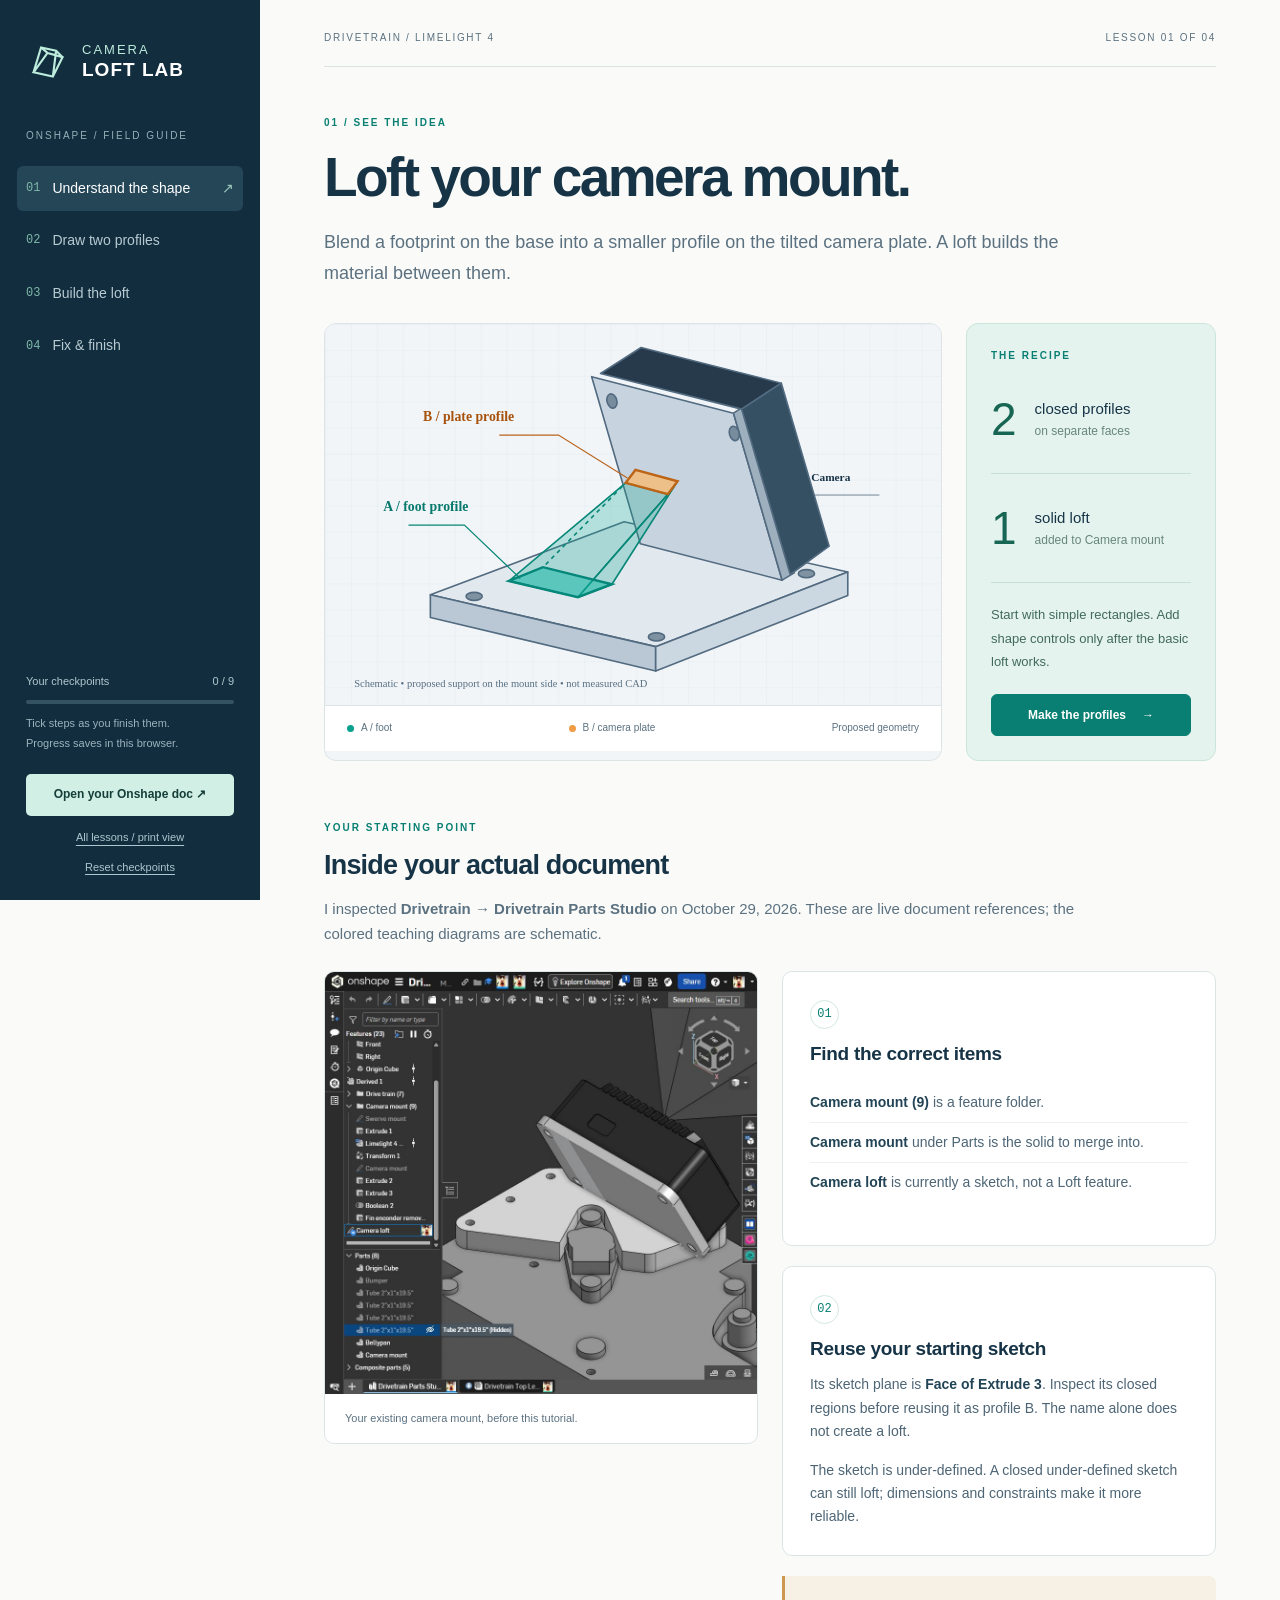
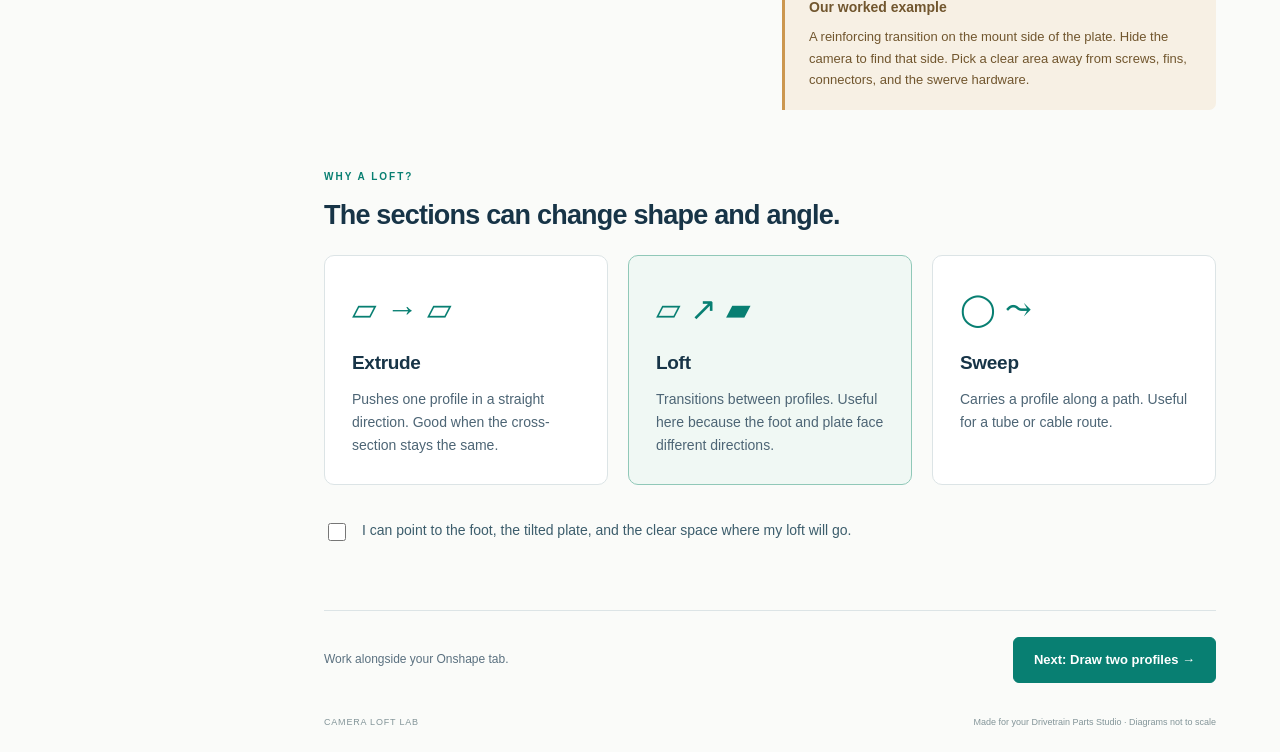
<file: index.html>
<!doctype html><html lang="en"><head><meta charset="utf-8"><meta name="viewport" content="width=device-width,initial-scale=1"><meta name="theme-color" content="#112d3e"><title>Understand the shape · Camera Loft Guide</title><link rel="stylesheet" href="guide.css"><script src="guide.js" defer></script></head><body data-page="0"><a class="skip" href="#main">Skip to lesson</a><aside class="sidebar"><a href="index.html" class="brand"><svg viewBox="0 0 40 40" aria-hidden="true"><path d="m7 30 18 4 9-18-14-4Z M7 30 14 7 28 10 34 16 M14 7 20 12 M25 34 28 10" fill="none" stroke="currentColor" stroke-width="2"/></svg><span>CAMERA<br><strong>LOFT LAB</strong></span></a><div class="sidebar-label">ONSHAPE / FIELD GUIDE</div><nav aria-label="Lessons"><a class="nav-step active" href="index.html" aria-current=page><span class="nav-num">01</span><span>Understand the shape</span><span class="nav-arrow">↗</span></a><a class="nav-step " href="profiles.html" ><span class="nav-num">02</span><span>Draw two profiles</span><span class="nav-arrow">↗</span></a><a class="nav-step " href="loft.html" ><span class="nav-num">03</span><span>Build the loft</span><span class="nav-arrow">↗</span></a><a class="nav-step " href="check.html" ><span class="nav-num">04</span><span>Fix & finish</span><span class="nav-arrow">↗</span></a></nav><div class="sidebar-bottom"><div class="progress-caption"><span>Your checkpoints</span><span data-progress-count>0 / 9</span></div><div class="progress-track"><div data-progress-bar></div></div><p class="small">Tick steps as you finish them.<br>Progress saves in this browser.</p><a href="https://cad.onshape.com/documents/f242f715b70e8d73903d2741/w/2948acf34dc962ea0a6f9247/e/b83b75a2e244b5b4696f3684" target="_blank" rel="noopener" class="doc-link">Open your Onshape doc ↗</a><a href="print.html" class="quiet-link">All lessons / print view</a><button type="button" id="reset-progress" class="text-button">Reset checkpoints</button></div></aside><main id="main"><div class="topline"><span>DRIVETRAIN / LIMELIGHT 4</span><span>LESSON 01 OF 04</span></div><header class="page-heading"><div class="eyebrow">01 / SEE THE IDEA</div><h1>Loft your camera mount.</h1><p class="lead">Blend a footprint on the base into a smaller profile on the tilted camera plate. A loft builds the material between them.</p></header>
<div class="hero-grid"><div class="figure hero-figure"><img src="assets/mount.svg" alt="Proposed loft connecting a teal foot profile to an orange camera plate profile"><div class="figure-bar"><span><i class="dot teal"></i>A / foot</span><span><i class="dot orange"></i>B / camera plate</span><span>Proposed geometry</span></div></div><aside class="recipe"><span class="eyebrow">THE RECIPE</span><div class="recipe-line"><b>2</b><span>closed profiles<br><small>on separate faces</small></span></div><div class="recipe-line"><b>1</b><span>solid loft<br><small>added to Camera mount</small></span></div><p>Start with simple rectangles. Add shape controls only after the basic loft works.</p><a class="button" href="profiles.html">Make the profiles <span>→</span></a></aside></div>
<div class="section-heading"><span class="eyebrow">YOUR STARTING POINT</span><h2>Inside your actual document</h2><p>I inspected <b>Drivetrain → Drivetrain Parts Studio</b> on October 29, 2026. These are live document references; the colored teaching diagrams are schematic.</p></div>
<div class="split"><figure class="reference"><img src="assets/onshape-mount.jpg" alt="Actual Onshape document showing the Limelight 4 camera, tilted mount plate, foot, and feature tree" loading="lazy"><figcaption>Your existing camera mount, before this tutorial.</figcaption></figure><div class="stack"><div class="card"><span class="mini-number">01</span><h3>Find the correct items</h3><ul class="clean-list"><li><b>Camera mount (9)</b> is a feature folder.</li><li><b>Camera mount</b> under Parts is the solid to merge into.</li><li><b>Camera loft</b> is currently a sketch, not a Loft feature.</li></ul></div><div class="card"><span class="mini-number">02</span><h3>Reuse your starting sketch</h3><p>Its sketch plane is <b>Face of Extrude 3</b>. Inspect its closed regions before reusing it as profile B. The name alone does not create a loft.</p><p>The sketch is under-defined. A closed under-defined sketch can still loft; dimensions and constraints make it more reliable.</p></div><div class="note"><b>Our worked example</b><p>A reinforcing transition on the mount side of the plate. Hide the camera to find that side. Pick a clear area away from screws, fins, connectors, and the swerve hardware.</p></div></div></div>
<div class="section-heading"><span class="eyebrow">WHY A LOFT?</span><h2>The sections can change shape and angle.</h2></div><div class="three"><div class="card"><div class="icon-line">▱ → ▱</div><h3>Extrude</h3><p>Pushes one profile in a straight direction. Good when the cross-section stays the same.</p></div><div class="card accented"><div class="icon-line">▱ ↗ ▰</div><h3>Loft</h3><p>Transitions between profiles. Useful here because the foot and plate face different directions.</p></div><div class="card"><div class="icon-line">◯ ⤳</div><h3>Sweep</h3><p>Carries a profile along a path. Useful for a tube or cable route.</p></div></div>
<label class="check"><input type="checkbox" data-check="idea"><span>I can point to the foot, the tilted plate, and the clear space where my loft will go.</span></label>
<footer class="page-nav"><span class="small">Work alongside your Onshape tab.</span><a class="button" href="profiles.html">Next: Draw two profiles →</a></footer><div class="page-foot">CAMERA LOFT LAB <span>Made for your Drivetrain Parts Studio · Diagrams not to scale</span></div></main></body></html>
</file>
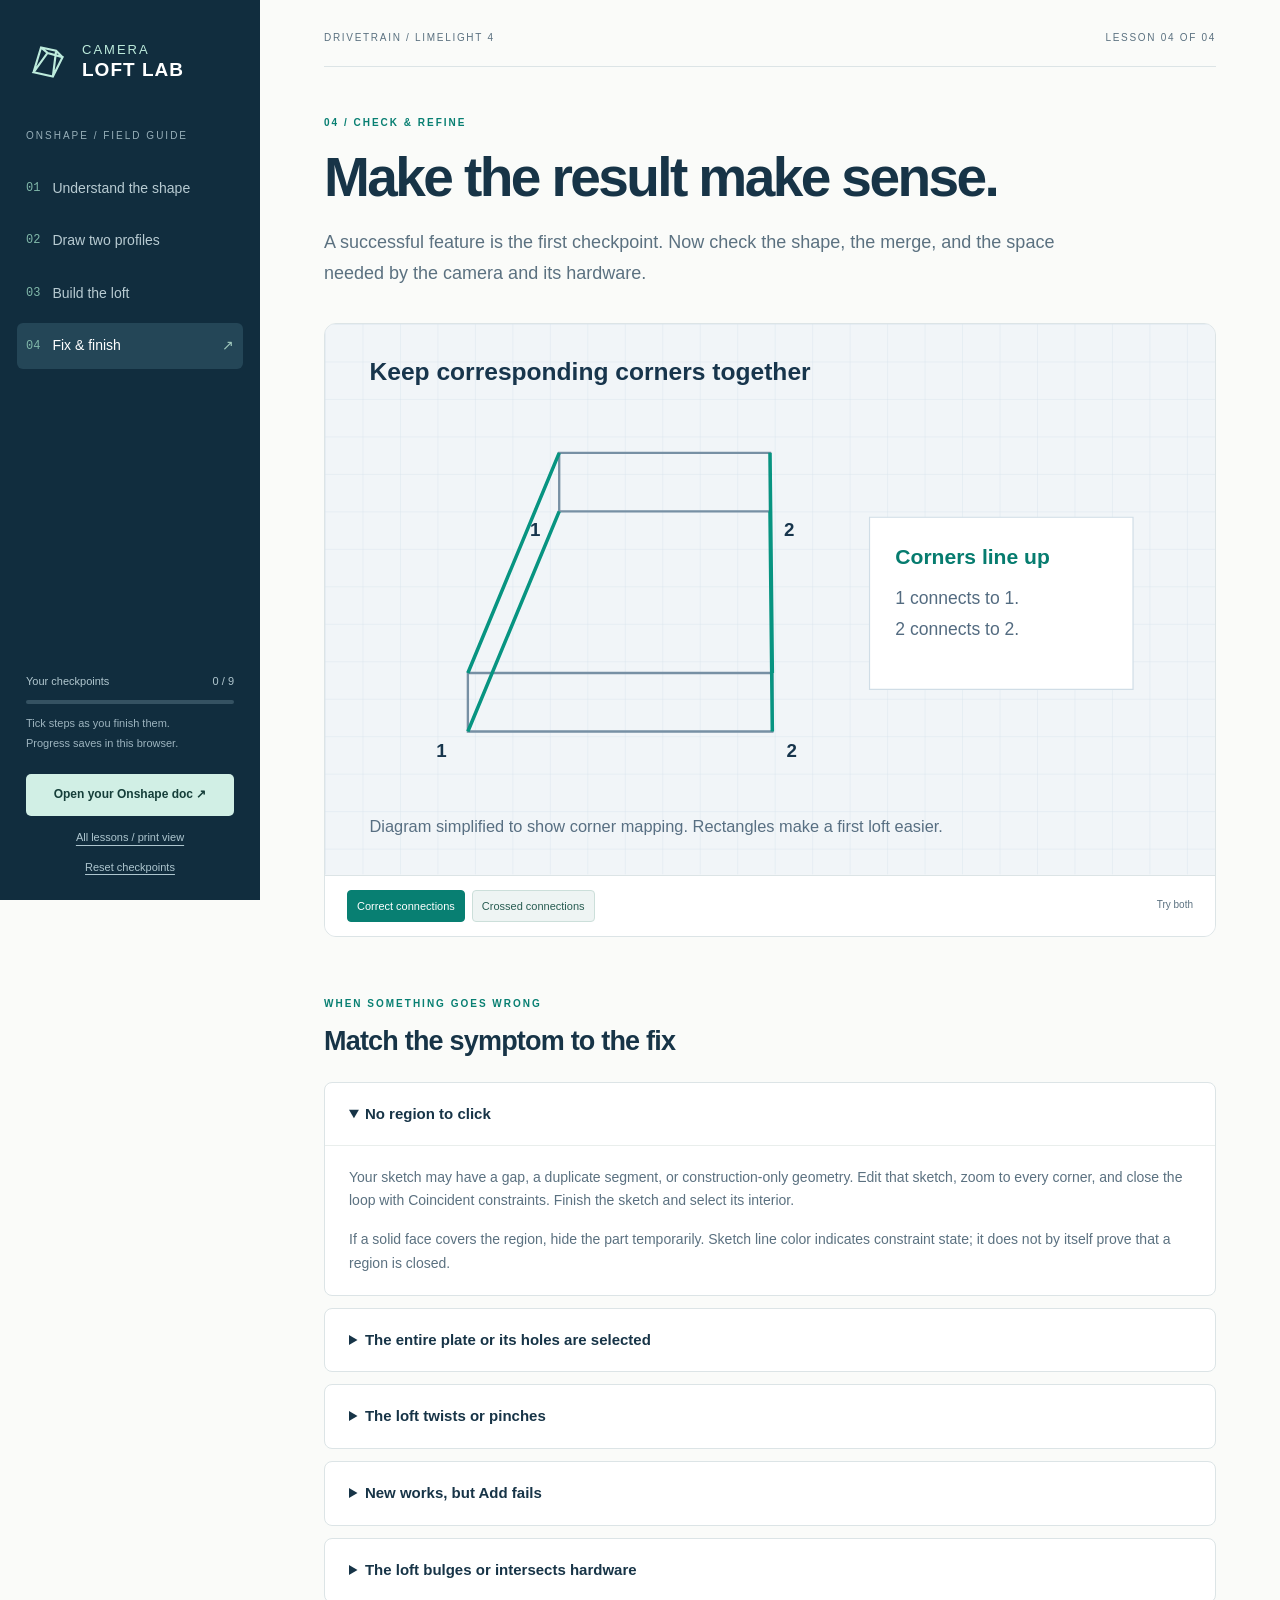
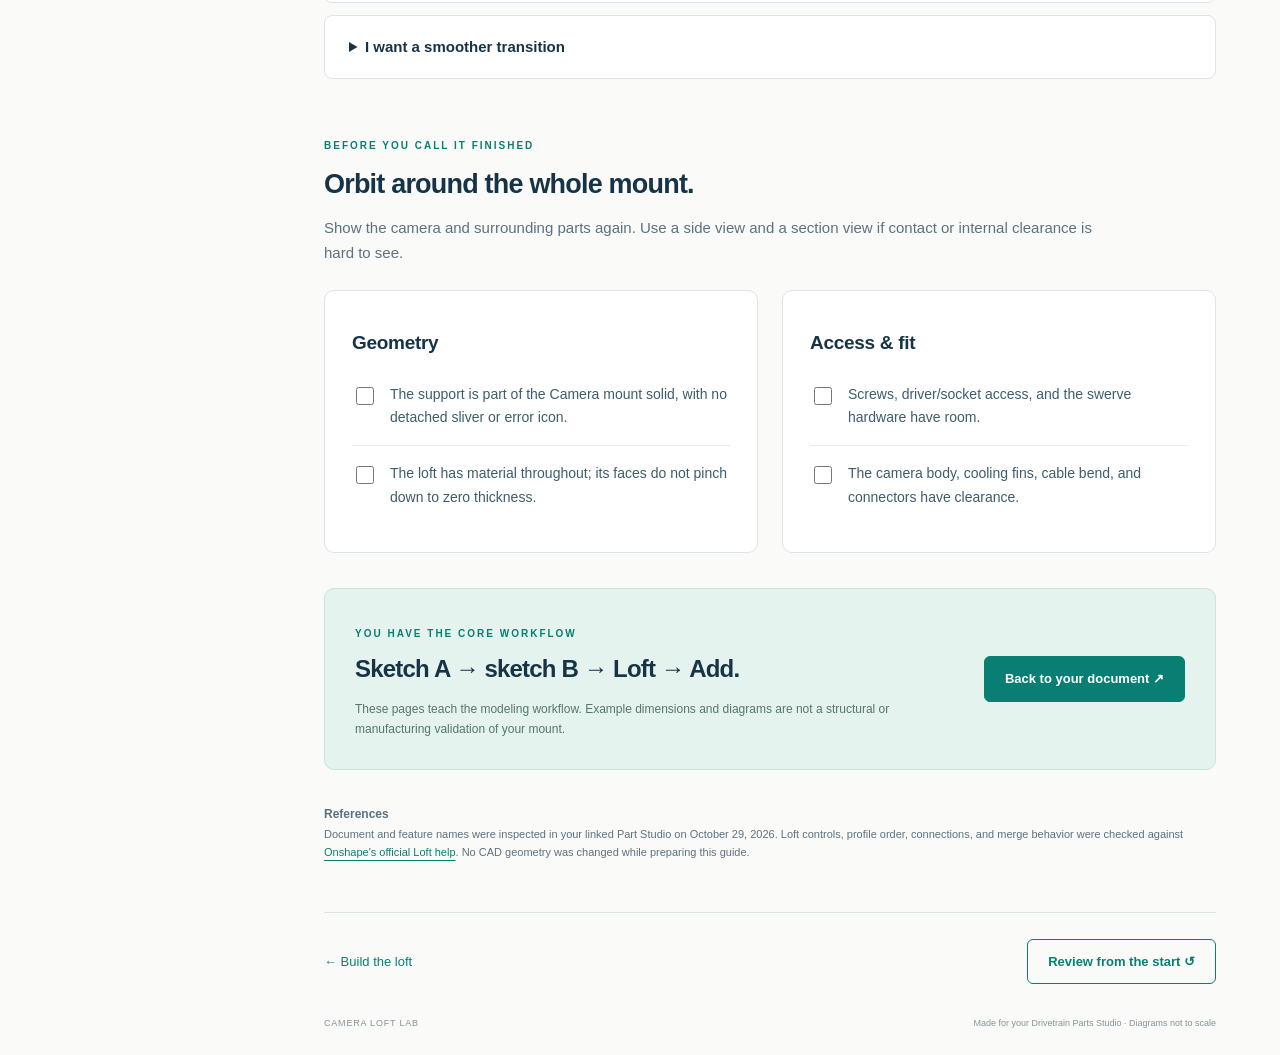
<file: check.html>
<!doctype html><html lang="en"><head><meta charset="utf-8"><meta name="viewport" content="width=device-width,initial-scale=1"><meta name="theme-color" content="#112d3e"><title>Fix & finish · Camera Loft Guide</title><link rel="stylesheet" href="guide.css"><script src="guide.js" defer></script></head><body data-page="3"><a class="skip" href="#main">Skip to lesson</a><aside class="sidebar"><a href="index.html" class="brand"><svg viewBox="0 0 40 40" aria-hidden="true"><path d="m7 30 18 4 9-18-14-4Z M7 30 14 7 28 10 34 16 M14 7 20 12 M25 34 28 10" fill="none" stroke="currentColor" stroke-width="2"/></svg><span>CAMERA<br><strong>LOFT LAB</strong></span></a><div class="sidebar-label">ONSHAPE / FIELD GUIDE</div><nav aria-label="Lessons"><a class="nav-step " href="index.html" ><span class="nav-num">01</span><span>Understand the shape</span><span class="nav-arrow">↗</span></a><a class="nav-step " href="profiles.html" ><span class="nav-num">02</span><span>Draw two profiles</span><span class="nav-arrow">↗</span></a><a class="nav-step " href="loft.html" ><span class="nav-num">03</span><span>Build the loft</span><span class="nav-arrow">↗</span></a><a class="nav-step active" href="check.html" aria-current=page><span class="nav-num">04</span><span>Fix & finish</span><span class="nav-arrow">↗</span></a></nav><div class="sidebar-bottom"><div class="progress-caption"><span>Your checkpoints</span><span data-progress-count>0 / 9</span></div><div class="progress-track"><div data-progress-bar></div></div><p class="small">Tick steps as you finish them.<br>Progress saves in this browser.</p><a href="https://cad.onshape.com/documents/f242f715b70e8d73903d2741/w/2948acf34dc962ea0a6f9247/e/b83b75a2e244b5b4696f3684" target="_blank" rel="noopener" class="doc-link">Open your Onshape doc ↗</a><a href="print.html" class="quiet-link">All lessons / print view</a><button type="button" id="reset-progress" class="text-button">Reset checkpoints</button></div></aside><main id="main"><div class="topline"><span>DRIVETRAIN / LIMELIGHT 4</span><span>LESSON 04 OF 04</span></div><header class="page-heading"><div class="eyebrow">04 / CHECK & REFINE</div><h1>Make the result make sense.</h1><p class="lead">A successful feature is the first checkpoint. Now check the shape, the merge, and the space needed by the camera and its hardware.</p></header>
<div class="figure twist-figure"><svg viewBox="0 0 760 470" role="img" aria-label="Compare correctly matched corners with crossed loft connections" xmlns="http://www.w3.org/2000/svg"><title>Compare correctly matched corners with crossed loft connections</title><defs><pattern id="25c4ab27-grid" width="32" height="32" patternUnits="userSpaceOnUse"><path d="M 32 0 L 0 0 0 32" fill="none" stroke="#d7e2ec" stroke-width=".7"/></pattern><marker id="25c4ab27-arrow" viewBox="0 0 10 10" refX="9" refY="5" markerWidth="6" markerHeight="6" orient="auto-start-reverse"><path d="M0 0 10 5 0 10" fill="#6b8193"/></marker></defs><rect width="100%" height="100%" fill="#f1f5f8"/><rect width="100%" height="100%" fill="url(#25c4ab27-grid)"/><text x="38" y="48" font-size="21" fill="#17354c" font-weight="600">Keep corresponding corners together</text>
<g fill="none" stroke="#7790a4" stroke-width="2"><path d="m122 348 260 0 0-50-260 0Z"/><path d="m200 160 180 0 0-50-180 0Z"/></g>
<g id="connections-good" fill="none" stroke="#079481" stroke-width="3"><path d="m122 348 78-188m182 188-2-188m-258 138 78-188m182 188-2-188"/></g>
<g id="connections-bad" fill="none" stroke="#be4a59" stroke-width="3" hidden=""><path d="m122 348 258-188m2 188-182-188m-78 138 258-188m2 188-182-188"/></g>
<g fill="#17354c" font-size="16" font-weight="600"><text x="95" y="370">1</text><text x="394" y="370">2</text><text x="175" y="181">1</text><text x="392" y="181">2</text></g>
<path d="M465 165h225v147H465Z" fill="white" stroke="#d0dde6"/><text id="twist-label" x="487" y="205" font-size="18" fill="#067c6f" font-weight="600">Corners line up</text><text id="connection-one" x="487" y="239" font-size="15" fill="#536b80">1 connects to 1.</text><text id="connection-two" x="487" y="266" font-size="15" fill="#536b80">2 connects to 2.</text><text x="38" y="434" font-size="14" fill="#586f82">Diagram simplified to show corner mapping. Rectangles make a first loft easier.</text></svg><div class="figure-bar"><div class="toggle-group"><button type="button" data-twist="good" aria-pressed="true">Correct connections</button><button type="button" data-twist="bad" aria-pressed="false">Crossed connections</button></div><span>Try both</span></div></div>
<div class="section-heading"><span class="eyebrow">WHEN SOMETHING GOES WRONG</span><h2>Match the symptom to the fix</h2></div>
<div class="fixes">
<details open><summary>No region to click</summary><div><p>Your sketch may have a gap, a duplicate segment, or construction-only geometry. Edit that sketch, zoom to every corner, and close the loop with Coincident constraints. Finish the sketch and select its interior.</p><p>If a solid face covers the region, hide the part temporarily. Sketch line color indicates constraint state; it does not by itself prove that a region is closed.</p></div></details>
<details><summary>The entire plate or its holes are selected</summary><div><p>Remove that selection from Profiles using its ×. Hide the mount part temporarily and select only the rectangle's sketch region. Restore the part to inspect the result. The plate outline and bolt holes are not the two ends of this practice support.</p></div></details>
<details><summary>The loft twists or pinches</summary><div><p>Check for two simple four-sided profiles first. Enable <b>Connections</b> in Loft. Pair corresponding corners: left with left, right with right, following the intended sides.</p><p>Onshape displays automatic connections in magenta. For explicit match connections, each entry contains a pair of vertices or edges, one from each profile. Add another pair if needed. Remove conflicting matches and keep profiles in travel order.</p></div></details>
<details><summary>New works, but Add fails</summary><div><p>The shape is probably valid, but its contact or merge is not. Set Merge scope to <b>Camera mount</b>. Check the real gap in a side view or section view: the loft must meet the mount over a finite area. A point or edge contact can create invalid zero-thickness geometry.</p><p>Keep sketches attached to the intended faces. Move or resize a profile if the loft only grazes the mount. Return to Add before accepting.</p></div></details>
<details><summary>The loft bulges or intersects hardware</summary><div><p>Reset start/end conditions to None. Reduce the profile sizes or move them into a clear zone. A loft follows the selected profiles, not the surrounding hardware; it will not automatically route around screw heads, connectors, or the swerve module.</p><p>If you later need a controlled side boundary, add a guide that intersects every profile boundary. Use Pierce or Coincident constraints to enforce the intersections. Add one control at a time.</p></div></details>
<details><summary>I want a smoother transition</summary><div><p>After the basic loft works, edit it and try <b>Normal to profile</b> at one end. That makes the loft's tangent direction align with that profile's normal. Adjust Magnitude gently and watch for bulges.</p><p><b>Match tangent</b> and <b>Match curvature</b> depend on suitable adjacent model faces. They are not general-purpose smoothing switches. For a rounded root, a small Fillet after the loft may be easier; verify that the fillet still leaves adequate material.</p></div></details>
</div>
<div class="section-heading"><span class="eyebrow">BEFORE YOU CALL IT FINISHED</span><h2>Orbit around the whole mount.</h2><p>Show the camera and surrounding parts again. Use a side view and a section view if contact or internal clearance is hard to see.</p></div>
<div class="two"><div class="card"><h3>Geometry</h3><label class="check"><input type="checkbox" data-check="solid"><span>The support is part of the Camera mount solid, with no detached sliver or error icon.</span></label><label class="check"><input type="checkbox" data-check="thickness"><span>The loft has material throughout; its faces do not pinch down to zero thickness.</span></label></div><div class="card"><h3>Access & fit</h3><label class="check"><input type="checkbox" data-check="hardware"><span>Screws, driver/socket access, and the swerve hardware have room.</span></label><label class="check"><input type="checkbox" data-check="camera"><span>The camera body, cooling fins, cable bend, and connectors have clearance.</span></label></div></div>
<div class="finish"><div><span class="eyebrow">YOU HAVE THE CORE WORKFLOW</span><h2>Sketch A → sketch B → Loft → Add.</h2><p>These pages teach the modeling workflow. Example dimensions and diagrams are not a structural or manufacturing validation of your mount.</p></div><a href="https://cad.onshape.com/documents/f242f715b70e8d73903d2741/w/2948acf34dc962ea0a6f9247/e/b83b75a2e244b5b4696f3684" class="button" target="_blank" rel="noopener">Back to your document ↗</a></div>
<div class="sources"><b>References</b><p>Document and feature names were inspected in your linked Part Studio on October 29, 2026. Loft controls, profile order, connections, and merge behavior were checked against <a href="https://cad.onshape.com/help/Content/PartStudio/loft.htm" target="_blank" rel="noopener">Onshape's official Loft help</a>. No CAD geometry was changed while preparing this guide.</p></div>
<footer class="page-nav"><a class="back" href="loft.html">← Build the loft</a><a class="button secondary" href="index.html">Review from the start ↺</a></footer><div class="page-foot">CAMERA LOFT LAB <span>Made for your Drivetrain Parts Studio · Diagrams not to scale</span></div></main></body></html>
</file>
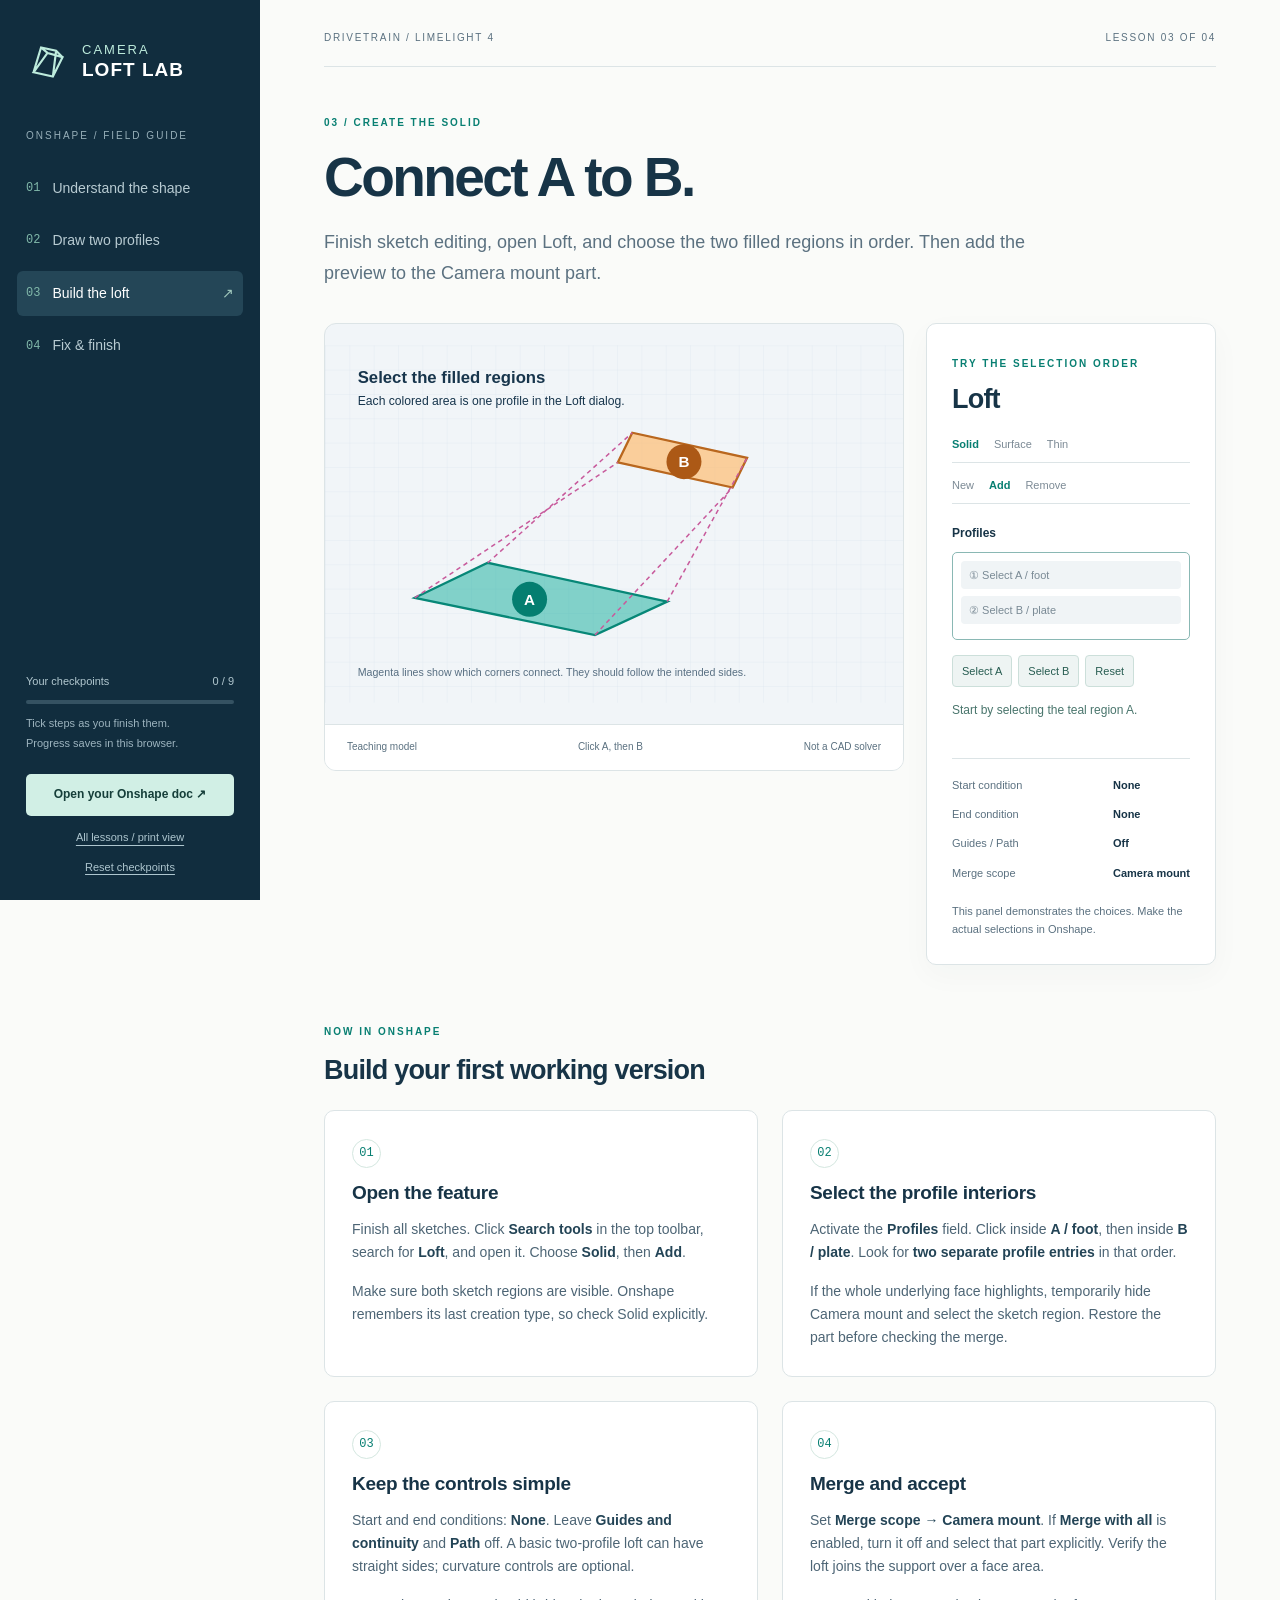
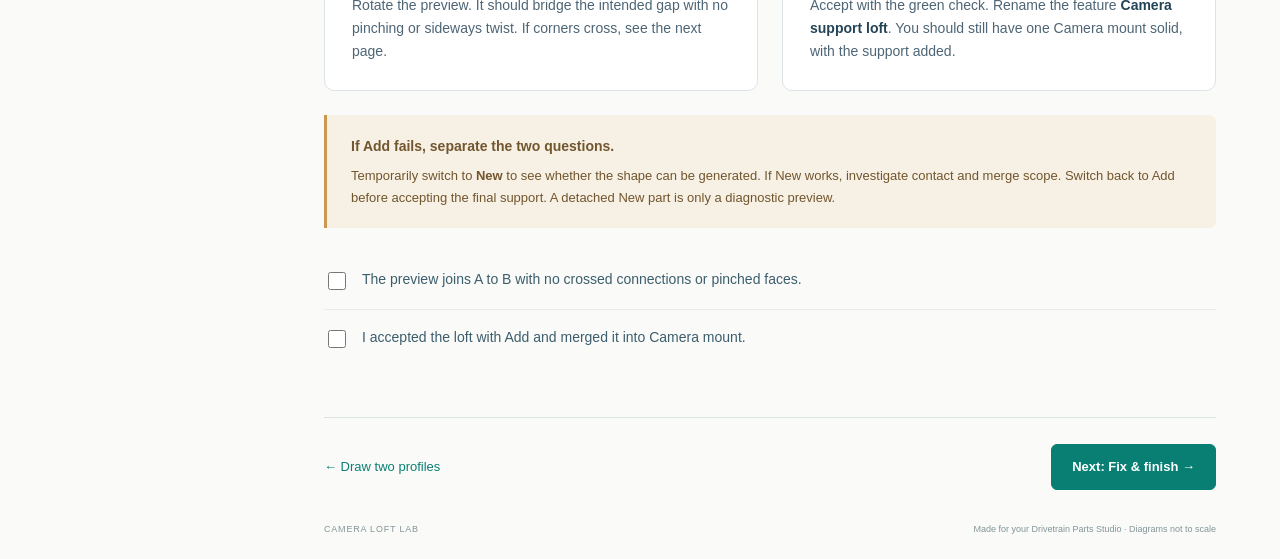
<file: loft.html>
<!doctype html><html lang="en"><head><meta charset="utf-8"><meta name="viewport" content="width=device-width,initial-scale=1"><meta name="theme-color" content="#112d3e"><title>Build the loft · Camera Loft Guide</title><link rel="stylesheet" href="guide.css"><script src="guide.js" defer></script></head><body data-page="2"><a class="skip" href="#main">Skip to lesson</a><aside class="sidebar"><a href="index.html" class="brand"><svg viewBox="0 0 40 40" aria-hidden="true"><path d="m7 30 18 4 9-18-14-4Z M7 30 14 7 28 10 34 16 M14 7 20 12 M25 34 28 10" fill="none" stroke="currentColor" stroke-width="2"/></svg><span>CAMERA<br><strong>LOFT LAB</strong></span></a><div class="sidebar-label">ONSHAPE / FIELD GUIDE</div><nav aria-label="Lessons"><a class="nav-step " href="index.html" ><span class="nav-num">01</span><span>Understand the shape</span><span class="nav-arrow">↗</span></a><a class="nav-step " href="profiles.html" ><span class="nav-num">02</span><span>Draw two profiles</span><span class="nav-arrow">↗</span></a><a class="nav-step active" href="loft.html" aria-current=page><span class="nav-num">03</span><span>Build the loft</span><span class="nav-arrow">↗</span></a><a class="nav-step " href="check.html" ><span class="nav-num">04</span><span>Fix & finish</span><span class="nav-arrow">↗</span></a></nav><div class="sidebar-bottom"><div class="progress-caption"><span>Your checkpoints</span><span data-progress-count>0 / 9</span></div><div class="progress-track"><div data-progress-bar></div></div><p class="small">Tick steps as you finish them.<br>Progress saves in this browser.</p><a href="https://cad.onshape.com/documents/f242f715b70e8d73903d2741/w/2948acf34dc962ea0a6f9247/e/b83b75a2e244b5b4696f3684" target="_blank" rel="noopener" class="doc-link">Open your Onshape doc ↗</a><a href="print.html" class="quiet-link">All lessons / print view</a><button type="button" id="reset-progress" class="text-button">Reset checkpoints</button></div></aside><main id="main"><div class="topline"><span>DRIVETRAIN / LIMELIGHT 4</span><span>LESSON 03 OF 04</span></div><header class="page-heading"><div class="eyebrow">03 / CREATE THE SOLID</div><h1>Connect A to B.</h1><p class="lead">Finish sketch editing, open Loft, and choose the two filled regions in order. Then add the preview to the Camera mount part.</p></header>
<div class="loft-lab"><div class="figure"><svg viewBox="0 0 760 470" role="img" aria-label="Interactive teaching model: select A and then B to preview a loft" xmlns="http://www.w3.org/2000/svg"><title>Interactive teaching model: select A and then B to preview a loft</title><defs><pattern id="971f3ced-grid" width="32" height="32" patternUnits="userSpaceOnUse"><path d="M 32 0 L 0 0 0 32" fill="none" stroke="#d7e2ec" stroke-width=".7"/></pattern><marker id="971f3ced-arrow" viewBox="0 0 10 10" refX="9" refY="5" markerWidth="6" markerHeight="6" orient="auto-start-reverse"><path d="M0 0 10 5 0 10" fill="#6b8193"/></marker></defs><rect width="100%" height="100%" fill="#f1f5f8"/><rect width="100%" height="100%" fill="url(#971f3ced-grid)"/><g font-size="16" fill="#17354c"><text x="43" y="50" font-size="22" font-weight="600">Select the filled regions</text><text x="43" y="79">Each colored area is one profile in the Loft dialog.</text></g>
<path d="M118 332 355 381 450 337 214 286Z" fill="#12ad9b" fill-opacity=".5" stroke="#078777" stroke-width="3"/>
<path d="m385 154 151 33 19-39-151-33Z" fill="#ffba6b" fill-opacity=".65" stroke="#b9671e" stroke-width="3"/>
<g class="preview-fill" fill="#15a994" fill-opacity=".24" stroke="#078777" stroke-width="1.5"><path d="m118 332 237 49 181-194-151-33Z"/><path d="m355 381 95-44 105-189-19 39Z"/></g>
<g stroke="#c85b9c" stroke-width="2" stroke-dasharray="6 5"><path d="m118 332 267-178"/><path d="m355 381 181-194"/><path d="m450 337 105-189"/><path d="m214 286 190-171"/></g>
<g class="a-click" tabindex="0" role="button" aria-label="Select profile A" data-select="a"><circle cx="269" cy="334" r="23" fill="#047e70"/><text x="269" y="341" text-anchor="middle" fill="white" font-size="20" font-weight="700">A</text></g>
<g class="b-click" tabindex="0" role="button" aria-label="Select profile B" data-select="b"><circle cx="472" cy="153" r="23" fill="#ac5916"/><text x="472" y="160" text-anchor="middle" fill="white" font-size="20" font-weight="700">B</text></g>
<text x="43" y="435" font-size="14" fill="#586f82">Magenta lines show which corners connect. They should follow the intended sides.</text></svg><div class="figure-bar"><span>Teaching model</span><span>Click A, then B</span><span>Not a CAD solver</span></div></div><div class="mock-dialog"><span class="eyebrow">TRY THE SELECTION ORDER</span><h2>Loft</h2><div class="pills"><span class="selected">Solid</span><span>Surface</span><span>Thin</span></div><div class="pills"><span>New</span><span class="selected">Add</span><span>Remove</span></div><div class="field-label">Profiles</div><div class="profile-list" aria-live="polite"><span id="selection-a">① Select A / foot</span><span id="selection-b">② Select B / plate</span></div><div class="selection-buttons"><button type="button" data-select="a">Select A</button><button type="button" data-select="b">Select B</button><button type="button" id="selection-reset">Reset</button></div><p id="selection-feedback" role="status">Start by selecting the teal region A.</p><div class="dialog-divider"></div><dl><dt>Start condition</dt><dd>None</dd><dt>End condition</dt><dd>None</dd><dt>Guides / Path</dt><dd>Off</dd><dt>Merge scope</dt><dd>Camera mount</dd></dl><p class="small">This panel demonstrates the choices. Make the actual selections in Onshape.</p></div></div>
<div class="section-heading"><span class="eyebrow">NOW IN ONSHAPE</span><h2>Build your first working version</h2></div>
<div class="two"><div class="card steps"><span class="mini-number">01</span><h3>Open the feature</h3><p>Finish all sketches. Click <b>Search tools</b> in the top toolbar, search for <b>Loft</b>, and open it. Choose <b>Solid</b>, then <b>Add</b>.</p><p>Make sure both sketch regions are visible. Onshape remembers its last creation type, so check Solid explicitly.</p></div><div class="card steps"><span class="mini-number">02</span><h3>Select the profile interiors</h3><p>Activate the <b>Profiles</b> field. Click inside <b>A / foot</b>, then inside <b>B / plate</b>. Look for <b>two separate profile entries</b> in that order.</p><p>If the whole underlying face highlights, temporarily hide Camera mount and select the sketch region. Restore the part before checking the merge.</p></div><div class="card steps"><span class="mini-number">03</span><h3>Keep the controls simple</h3><p>Start and end conditions: <b>None</b>. Leave <b>Guides and continuity</b> and <b>Path</b> off. A basic two-profile loft can have straight sides; curvature controls are optional.</p><p>Rotate the preview. It should bridge the intended gap with no pinching or sideways twist. If corners cross, see the next page.</p></div><div class="card steps"><span class="mini-number">04</span><h3>Merge and accept</h3><p>Set <b>Merge scope → Camera mount</b>. If <b>Merge with all</b> is enabled, turn it off and select that part explicitly. Verify the loft joins the support over a face area.</p><p>Accept with the green check. Rename the feature <b>Camera support loft</b>. You should still have one Camera mount solid, with the support added.</p></div></div>
<div class="note"><b>If Add fails, separate the two questions.</b><p>Temporarily switch to <b>New</b> to see whether the shape can be generated. If New works, investigate contact and merge scope. Switch back to Add before accepting the final support. A detached New part is only a diagnostic preview.</p></div>
<label class="check"><input type="checkbox" data-check="preview"><span>The preview joins A to B with no crossed connections or pinched faces.</span></label><label class="check"><input type="checkbox" data-check="merge"><span>I accepted the loft with Add and merged it into Camera mount.</span></label>
<footer class="page-nav"><a class="back" href="profiles.html">← Draw two profiles</a><a class="button" href="check.html">Next: Fix & finish →</a></footer><div class="page-foot">CAMERA LOFT LAB <span>Made for your Drivetrain Parts Studio · Diagrams not to scale</span></div></main></body></html>
</file>
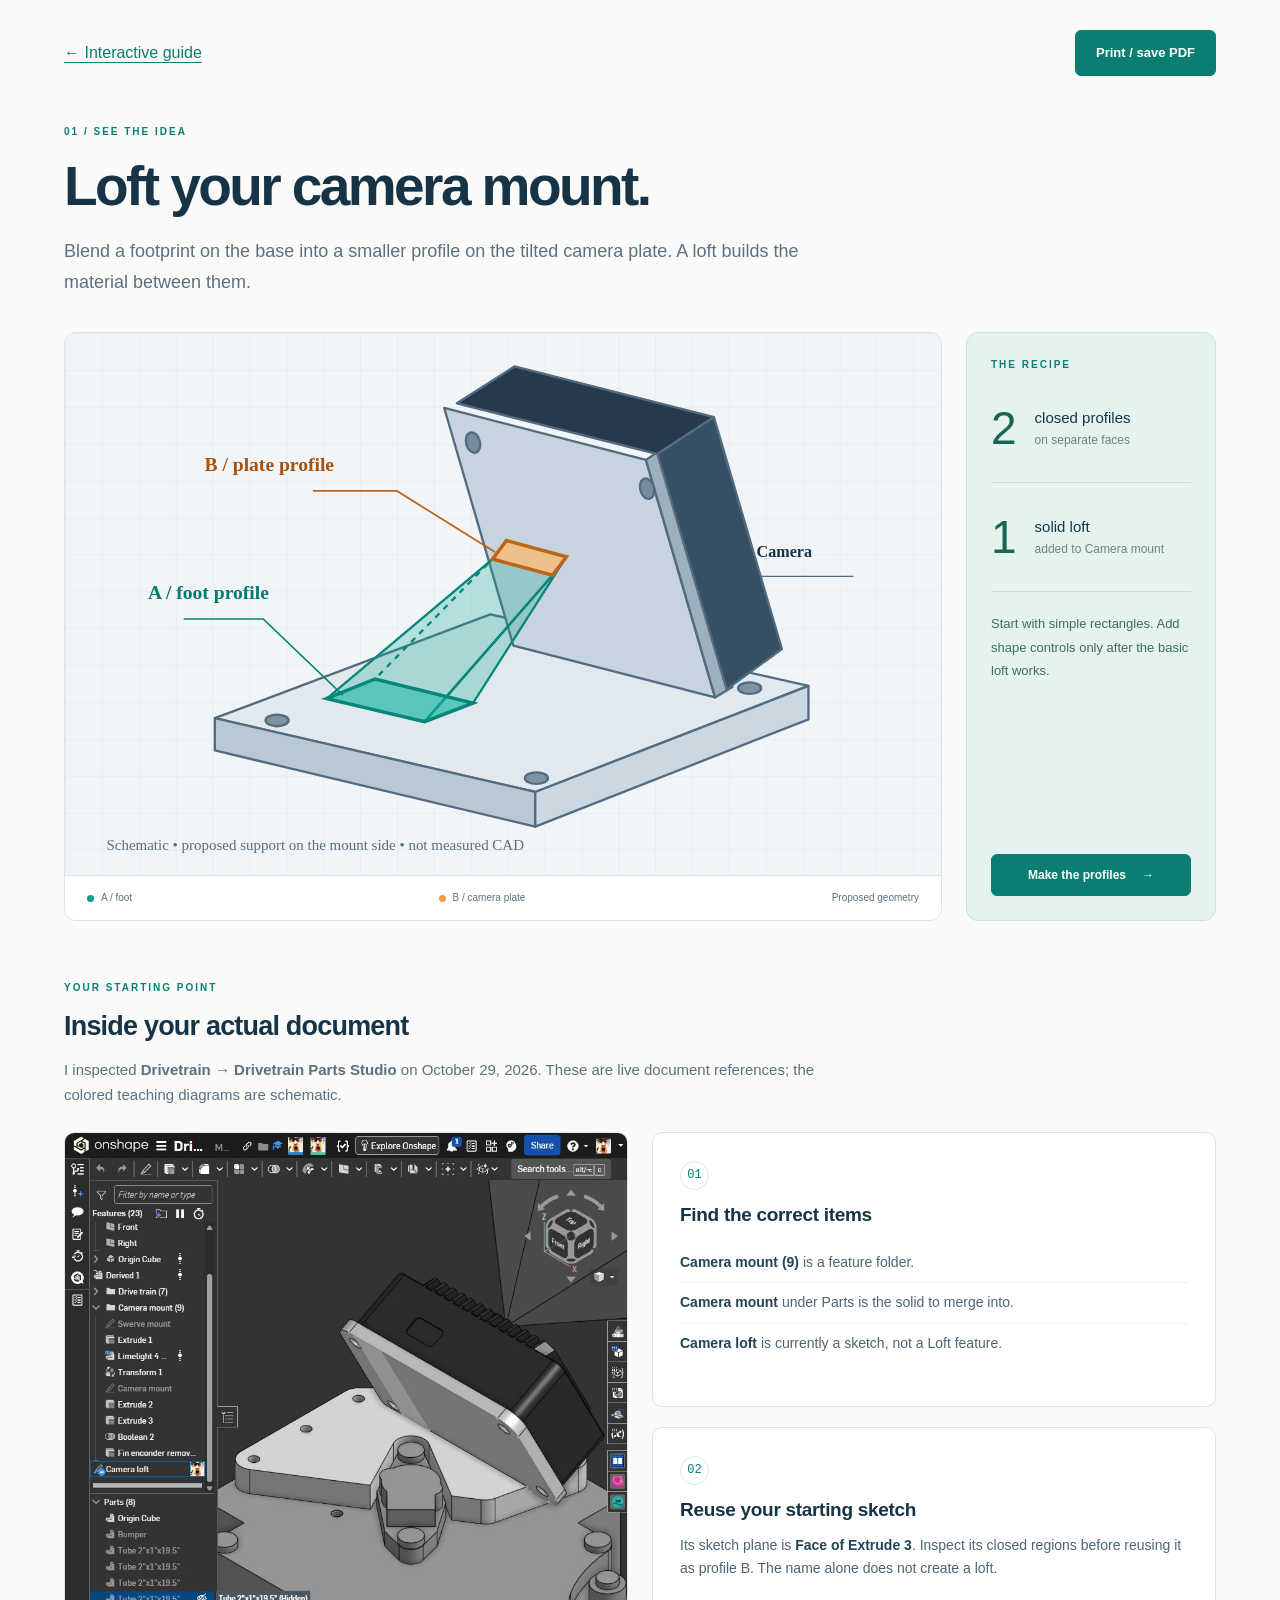
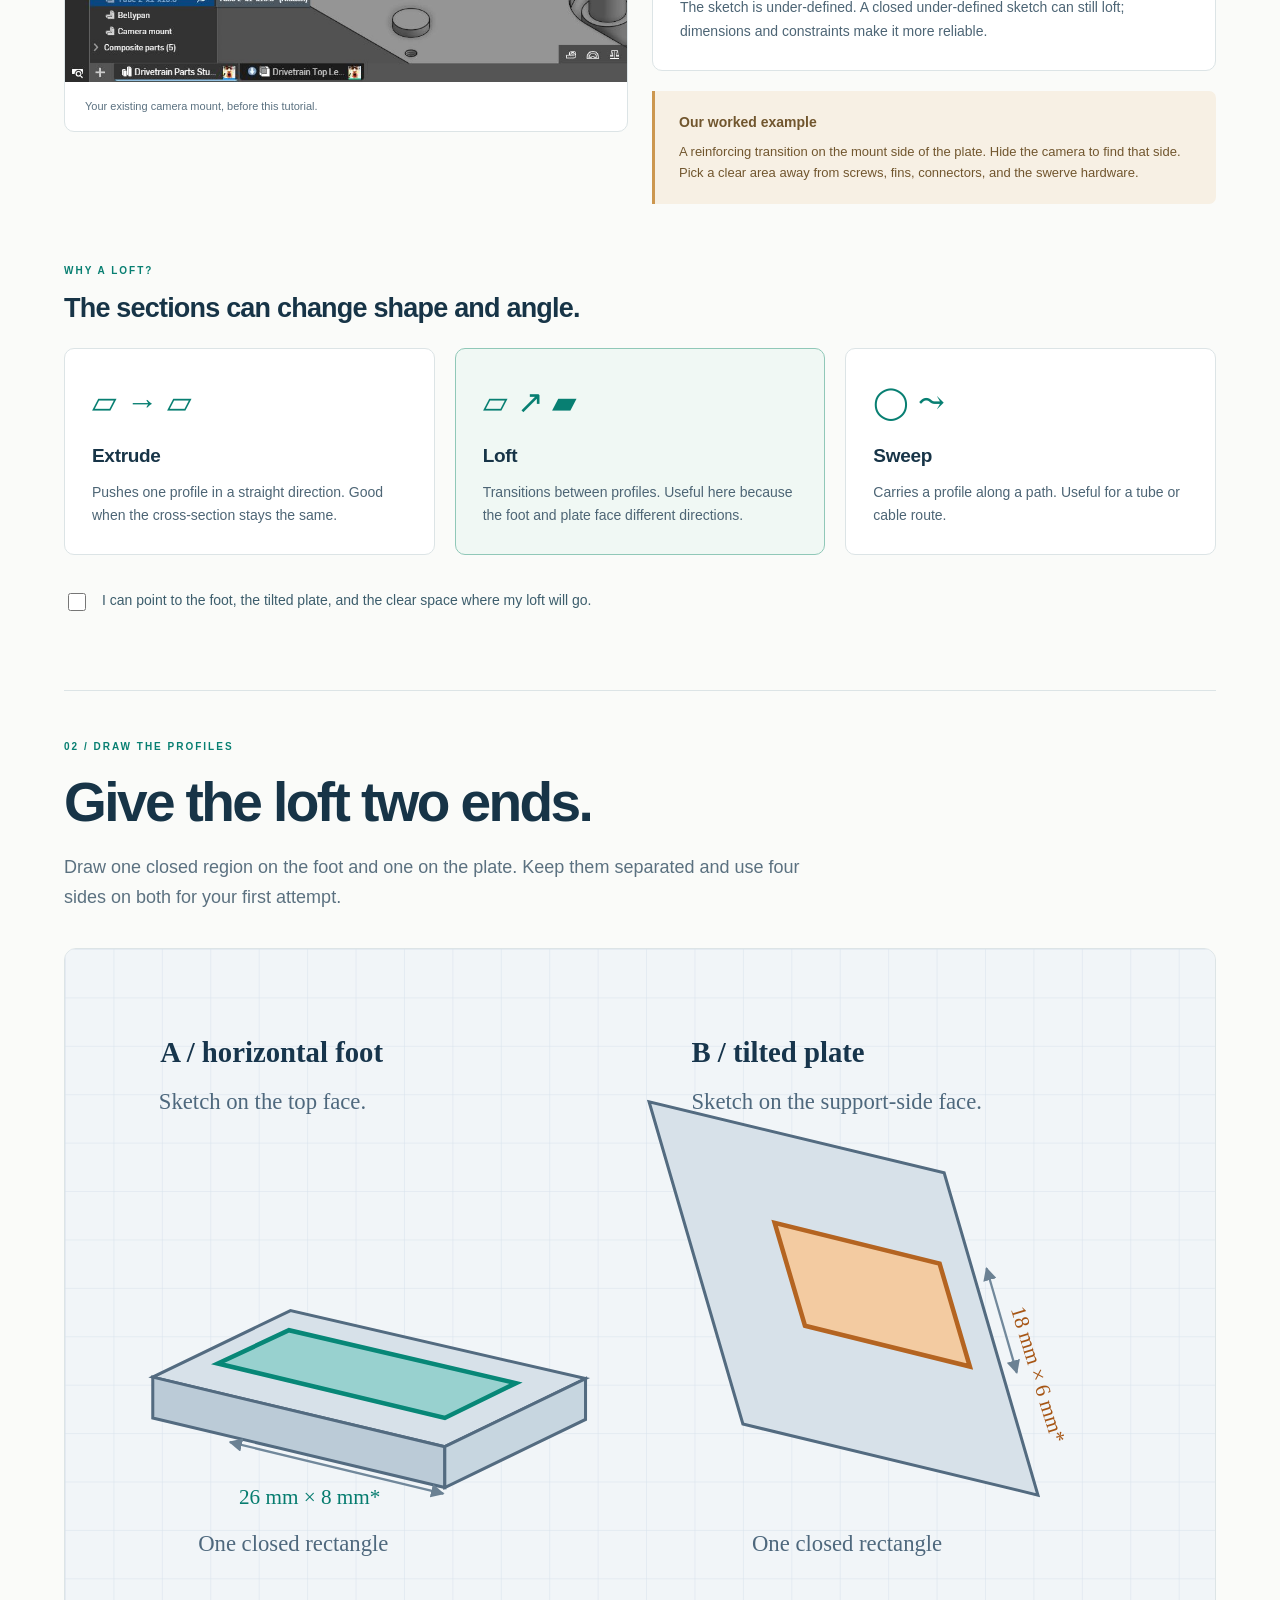
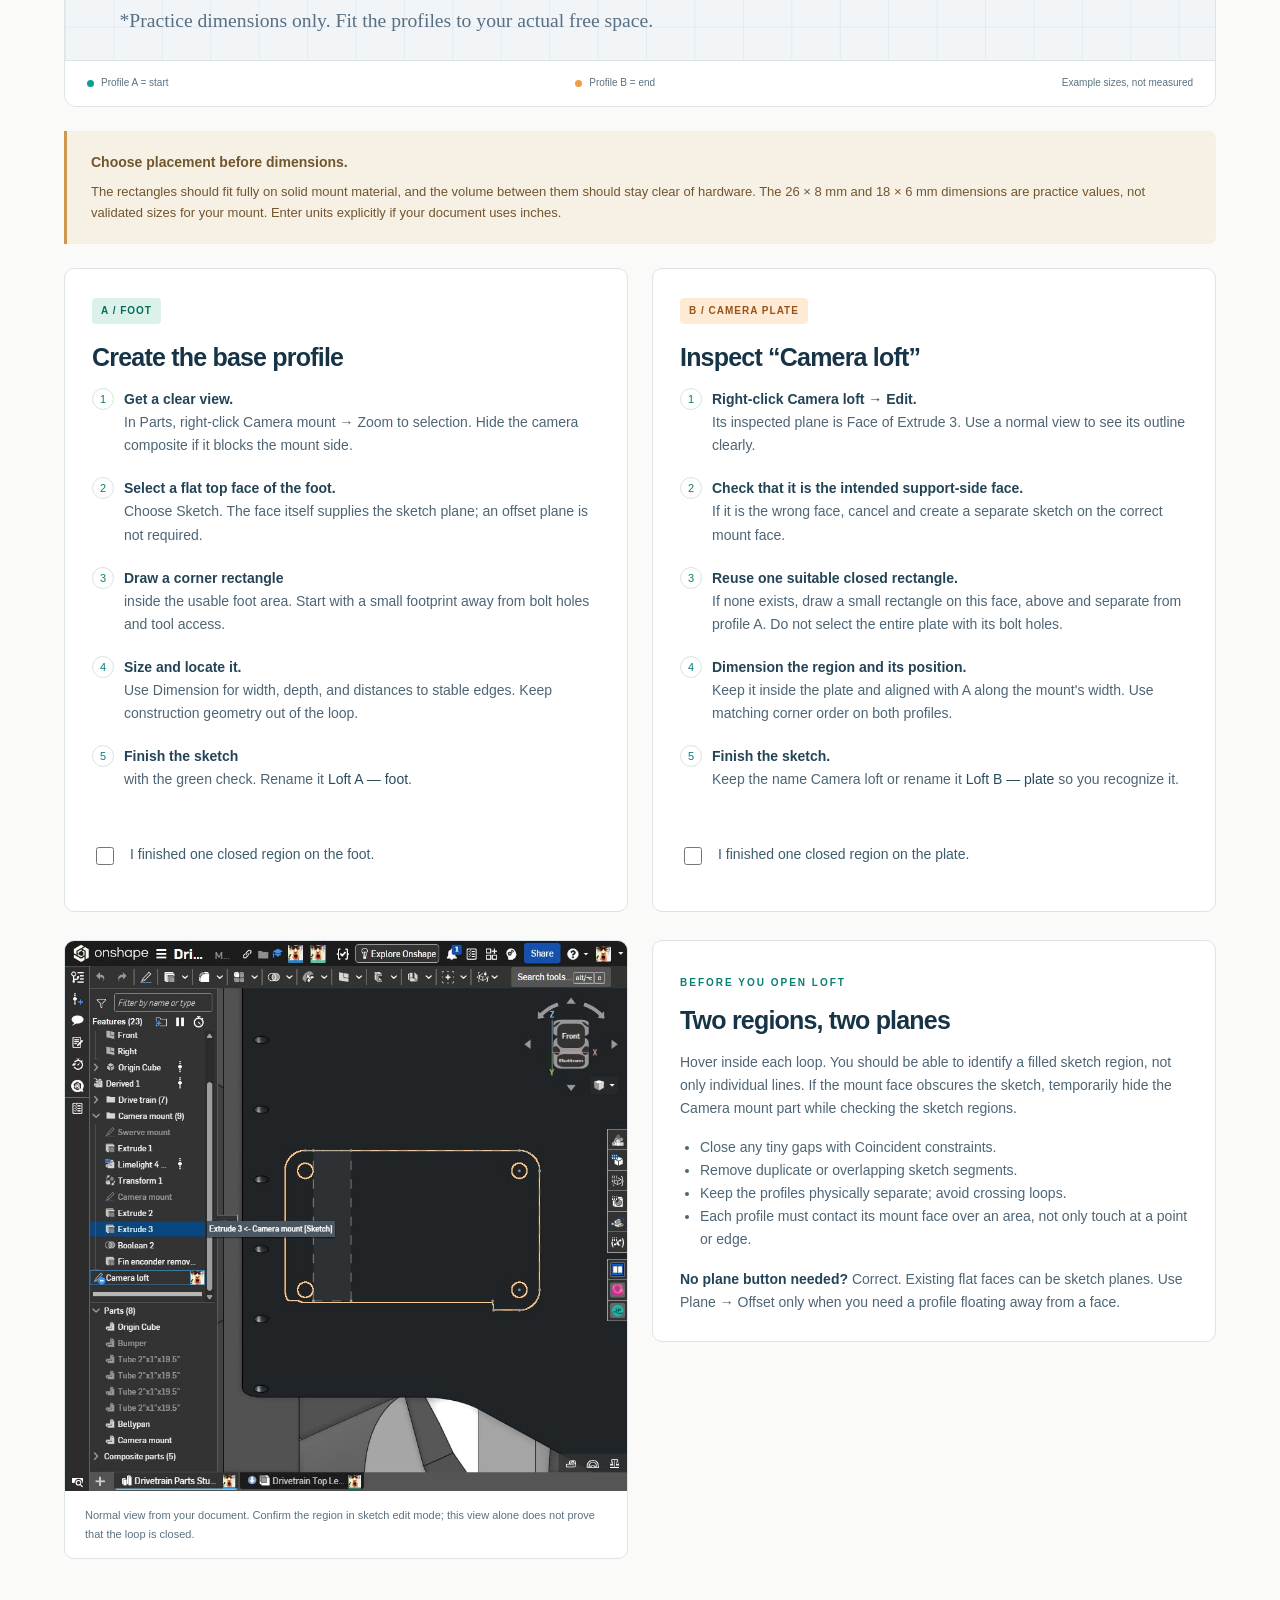
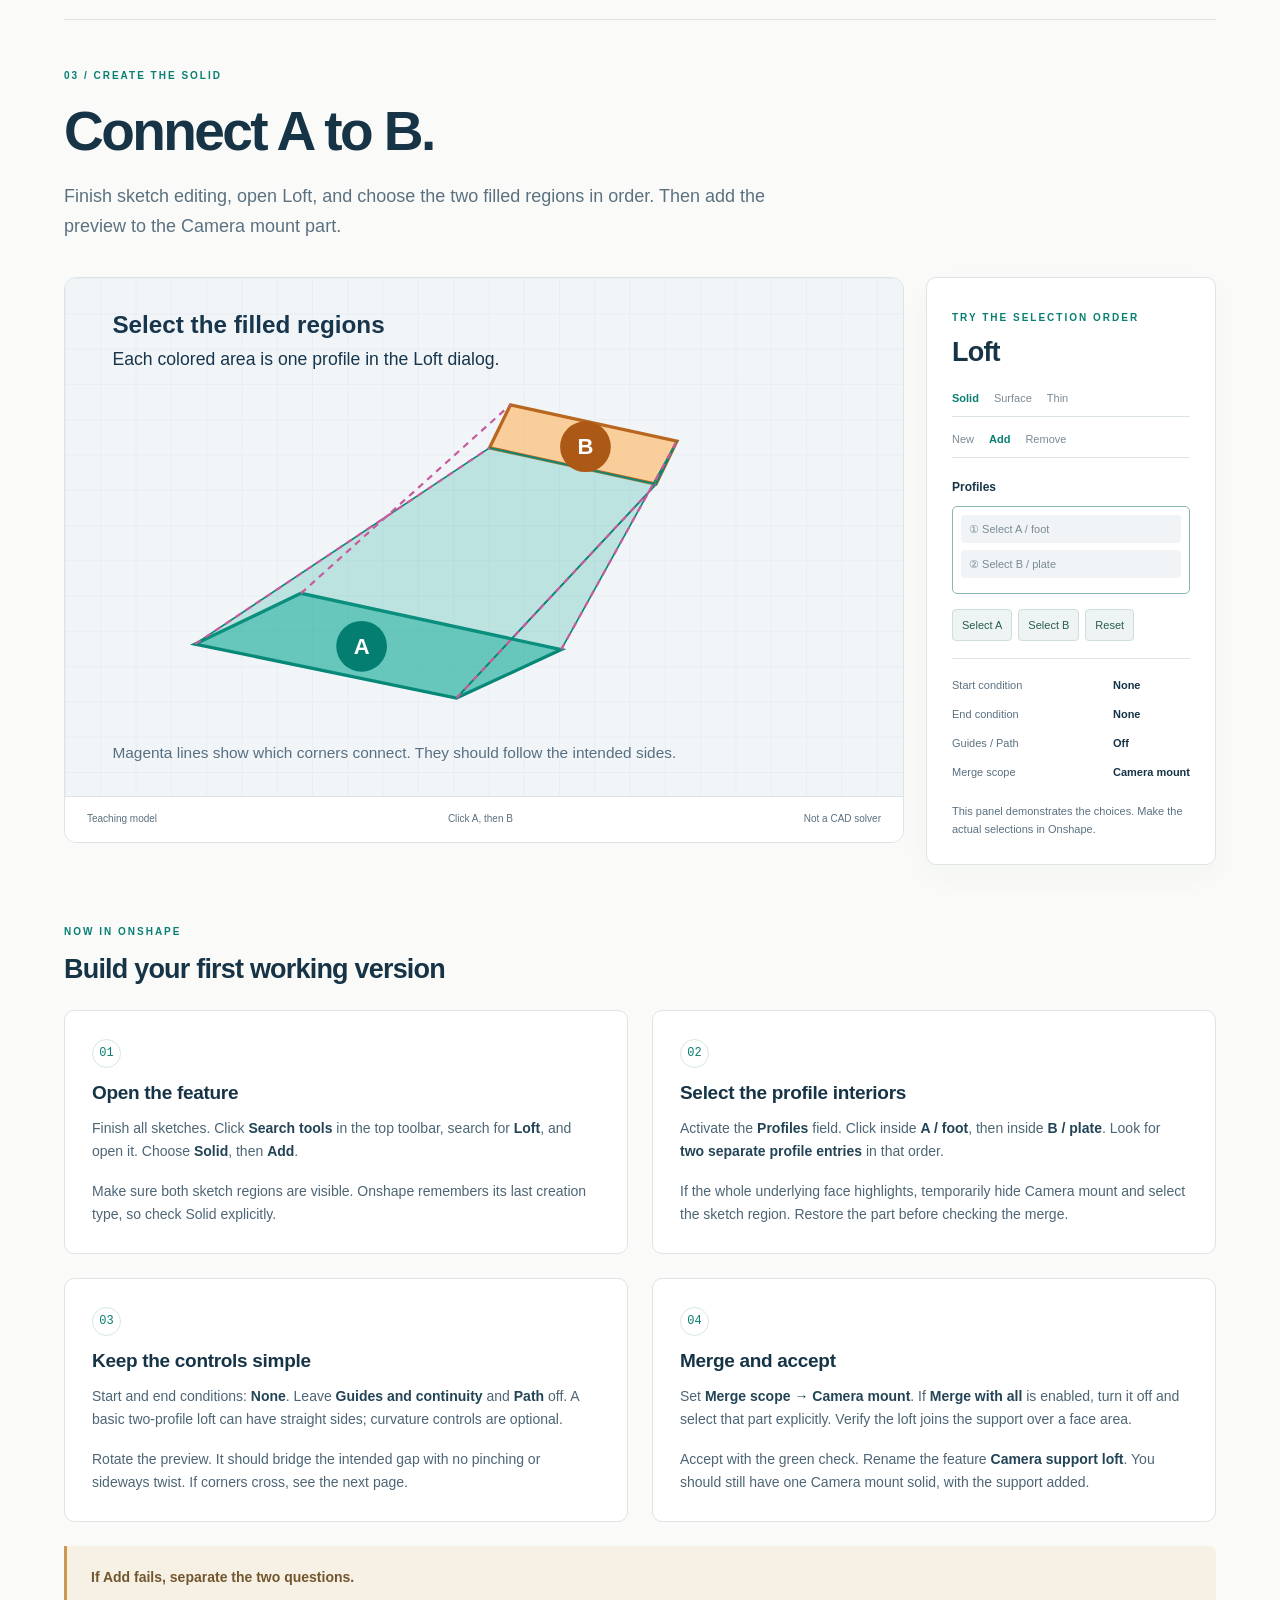
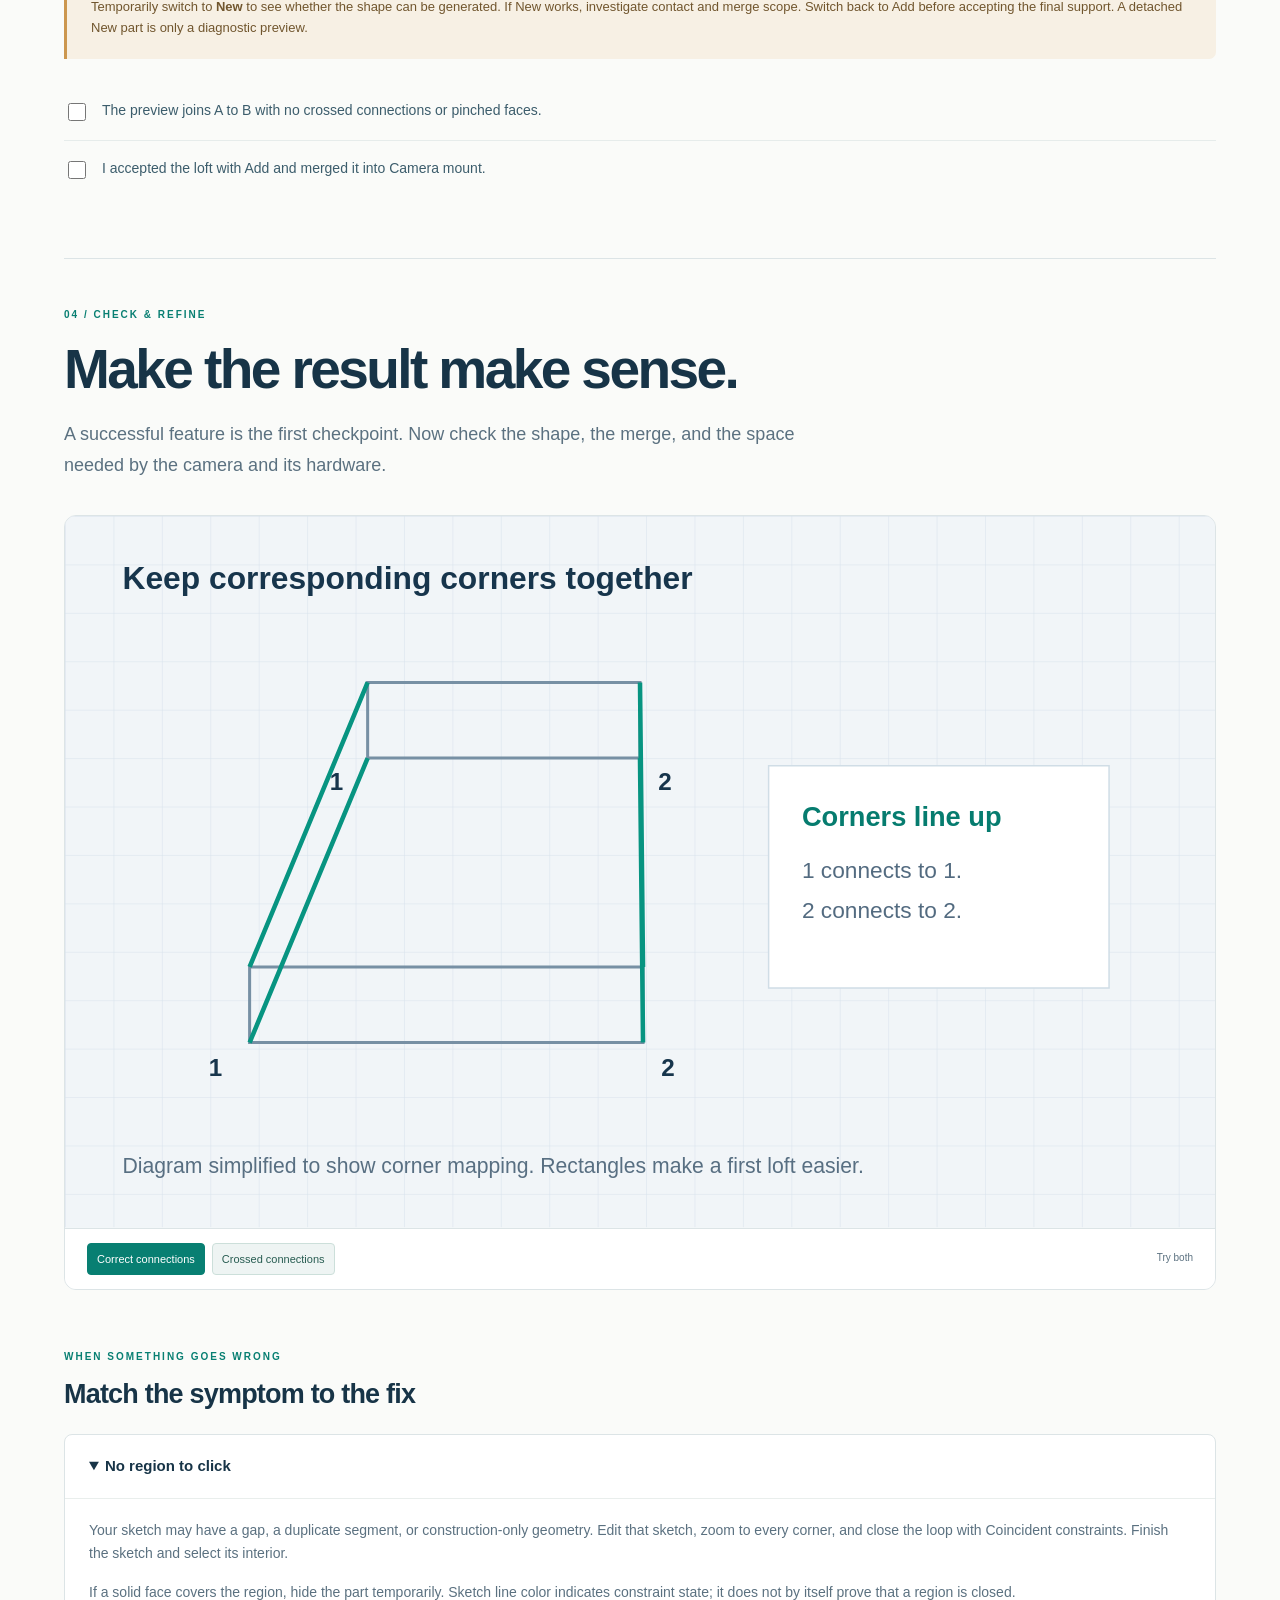
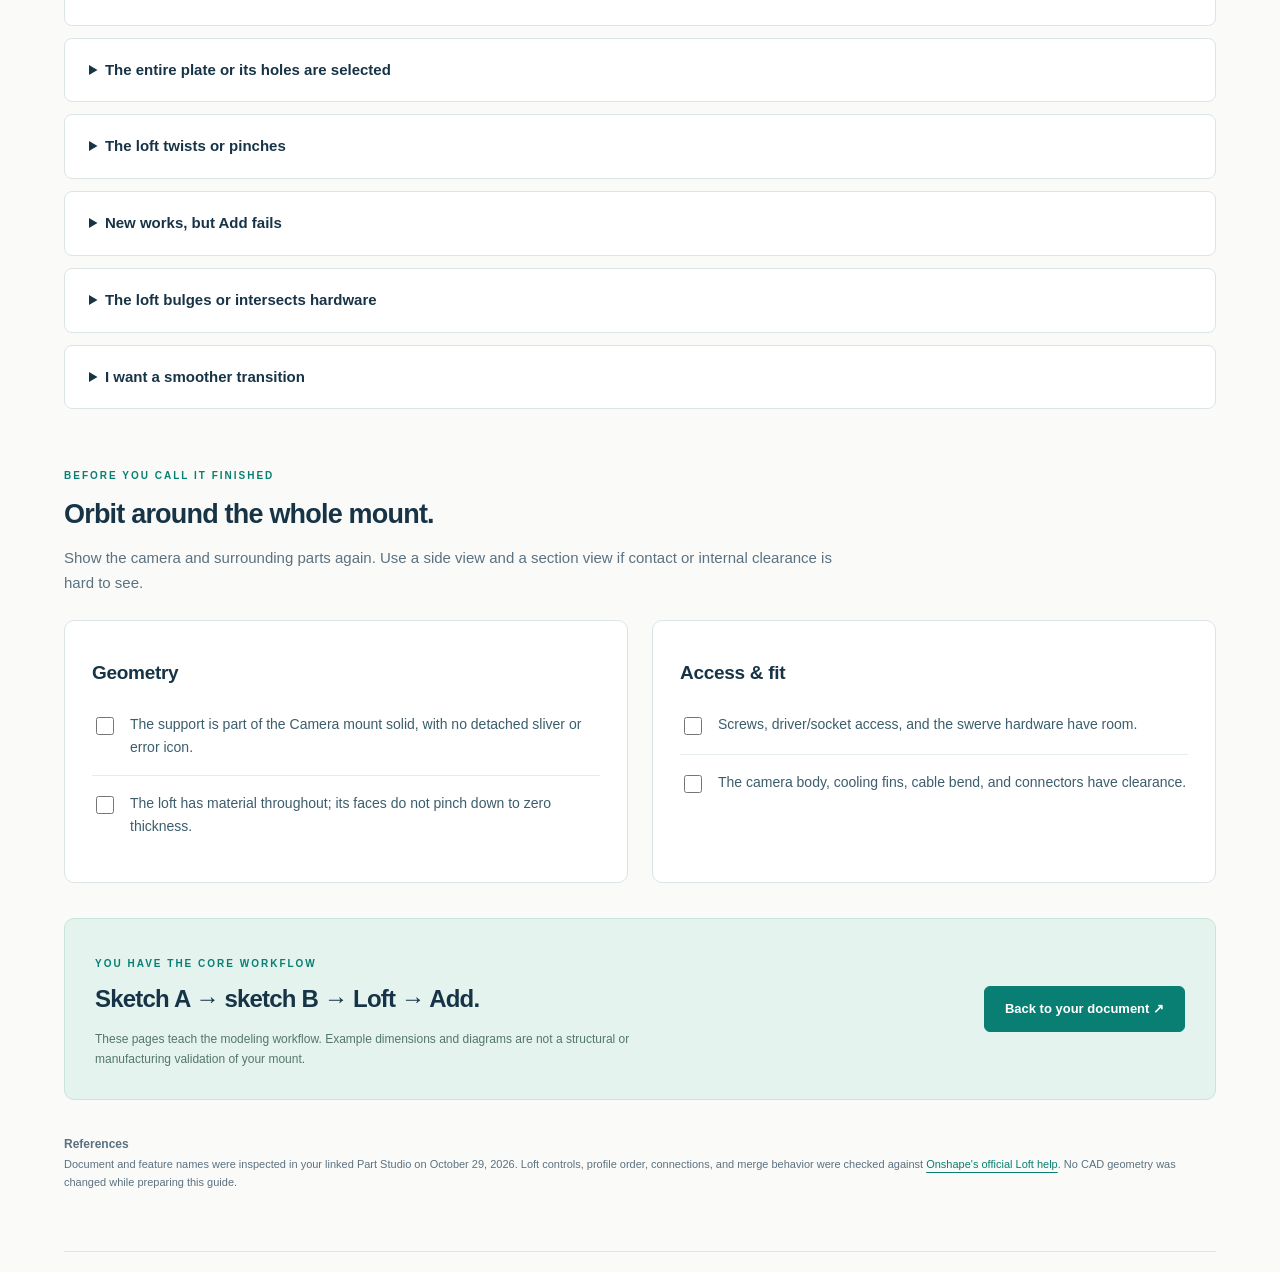
<file: print.html>
<!doctype html><html lang="en"><head><meta charset="utf-8"><meta name="viewport" content="width=device-width,initial-scale=1"><title>All lessons · Camera Loft Guide</title><link rel="stylesheet" href="guide.css"><script src="guide.js" defer></script></head><body class="print-view"><main><div class="print-controls"><a href="index.html">← Interactive guide</a><button class="button" type="button" id="print-guide">Print / save PDF</button></div><section class="print-lesson"><header class="page-heading"><div class="eyebrow">01 / SEE THE IDEA</div><h1>Loft your camera mount.</h1><p class="lead">Blend a footprint on the base into a smaller profile on the tilted camera plate. A loft builds the material between them.</p></header>
<div class="hero-grid"><div class="figure hero-figure"><img src="assets/mount.svg" alt="Proposed loft connecting a teal foot profile to an orange camera plate profile"><div class="figure-bar"><span><i class="dot teal"></i>A / foot</span><span><i class="dot orange"></i>B / camera plate</span><span>Proposed geometry</span></div></div><aside class="recipe"><span class="eyebrow">THE RECIPE</span><div class="recipe-line"><b>2</b><span>closed profiles<br><small>on separate faces</small></span></div><div class="recipe-line"><b>1</b><span>solid loft<br><small>added to Camera mount</small></span></div><p>Start with simple rectangles. Add shape controls only after the basic loft works.</p><a class="button" href="profiles.html">Make the profiles <span>→</span></a></aside></div>
<div class="section-heading"><span class="eyebrow">YOUR STARTING POINT</span><h2>Inside your actual document</h2><p>I inspected <b>Drivetrain → Drivetrain Parts Studio</b> on October 29, 2026. These are live document references; the colored teaching diagrams are schematic.</p></div>
<div class="split"><figure class="reference"><img src="assets/onshape-mount.jpg" alt="Actual Onshape document showing the Limelight 4 camera, tilted mount plate, foot, and feature tree" loading="lazy"><figcaption>Your existing camera mount, before this tutorial.</figcaption></figure><div class="stack"><div class="card"><span class="mini-number">01</span><h3>Find the correct items</h3><ul class="clean-list"><li><b>Camera mount (9)</b> is a feature folder.</li><li><b>Camera mount</b> under Parts is the solid to merge into.</li><li><b>Camera loft</b> is currently a sketch, not a Loft feature.</li></ul></div><div class="card"><span class="mini-number">02</span><h3>Reuse your starting sketch</h3><p>Its sketch plane is <b>Face of Extrude 3</b>. Inspect its closed regions before reusing it as profile B. The name alone does not create a loft.</p><p>The sketch is under-defined. A closed under-defined sketch can still loft; dimensions and constraints make it more reliable.</p></div><div class="note"><b>Our worked example</b><p>A reinforcing transition on the mount side of the plate. Hide the camera to find that side. Pick a clear area away from screws, fins, connectors, and the swerve hardware.</p></div></div></div>
<div class="section-heading"><span class="eyebrow">WHY A LOFT?</span><h2>The sections can change shape and angle.</h2></div><div class="three"><div class="card"><div class="icon-line">▱ → ▱</div><h3>Extrude</h3><p>Pushes one profile in a straight direction. Good when the cross-section stays the same.</p></div><div class="card accented"><div class="icon-line">▱ ↗ ▰</div><h3>Loft</h3><p>Transitions between profiles. Useful here because the foot and plate face different directions.</p></div><div class="card"><div class="icon-line">◯ ⤳</div><h3>Sweep</h3><p>Carries a profile along a path. Useful for a tube or cable route.</p></div></div>
<label class="check"><input type="checkbox" data-check="idea"><span>I can point to the foot, the tilted plate, and the clear space where my loft will go.</span></label>
</section><section class="print-lesson"><header class="page-heading"><div class="eyebrow">02 / DRAW THE PROFILES</div><h1>Give the loft two ends.</h1><p class="lead">Draw one closed region on the foot and one on the plate. Keep them separated and use four sides on both for your first attempt.</p></header>
<div class="figure"><img src="assets/profiles.svg" alt="A rectangular profile on the foot and a separate rectangular profile on the tilted camera plate"><div class="figure-bar"><span><i class="dot teal"></i>Profile A = start</span><span><i class="dot orange"></i>Profile B = end</span><span>Example sizes, not measured</span></div></div>
<div class="note"><b>Choose placement before dimensions.</b><p>The rectangles should fit fully on solid mount material, and the volume between them should stay clear of hardware. The 26 × 8 mm and 18 × 6 mm dimensions are practice values, not validated sizes for your mount. Enter units explicitly if your document uses inches.</p></div>
<div class="split"><div class="card steps"><span class="profile-tag teal-tag">A / FOOT</span><h2>Create the base profile</h2><ol><li><b>Get a clear view.</b> In Parts, right-click Camera mount → Zoom to selection. Hide the camera composite if it blocks the mount side.</li><li><b>Select a flat top face of the foot.</b> Choose Sketch. The face itself supplies the sketch plane; an offset plane is not required.</li><li><b>Draw a corner rectangle</b> inside the usable foot area. Start with a small footprint away from bolt holes and tool access.</li><li><b>Size and locate it.</b> Use Dimension for width, depth, and distances to stable edges. Keep construction geometry out of the loop.</li><li><b>Finish the sketch</b> with the green check. Rename it <em>Loft A — foot</em>.</li></ol><label class="check"><input type="checkbox" data-check="profile-a"><span>I finished one closed region on the foot.</span></label></div>
<div class="card steps"><span class="profile-tag orange-tag">B / CAMERA PLATE</span><h2>Inspect “Camera loft”</h2><ol><li><b>Right-click Camera loft → Edit.</b> Its inspected plane is Face of Extrude 3. Use a normal view to see its outline clearly.</li><li><b>Check that it is the intended support-side face.</b> If it is the wrong face, cancel and create a separate sketch on the correct mount face.</li><li><b>Reuse one suitable closed rectangle.</b> If none exists, draw a small rectangle on this face, above and separate from profile A. Do not select the entire plate with its bolt holes.</li><li><b>Dimension the region and its position.</b> Keep it inside the plate and aligned with A along the mount's width. Use matching corner order on both profiles.</li><li><b>Finish the sketch.</b> Keep the name Camera loft or rename it <em>Loft B — plate</em> so you recognize it.</li></ol><label class="check"><input type="checkbox" data-check="profile-b"><span>I finished one closed region on the plate.</span></label></div></div>
<div class="split"><figure class="reference"><img src="assets/onshape-profile.jpg" loading="lazy" alt="Normal view of the actual plate with the Camera loft sketch selected"><figcaption>Normal view from your document. Confirm the region in sketch edit mode; this view alone does not prove that the loop is closed.</figcaption></figure><div class="card"><span class="eyebrow">BEFORE YOU OPEN LOFT</span><h2>Two regions, two planes</h2><p>Hover inside each loop. You should be able to identify a filled sketch region, not only individual lines. If the mount face obscures the sketch, temporarily hide the Camera mount part while checking the sketch regions.</p><ul><li>Close any tiny gaps with Coincident constraints.</li><li>Remove duplicate or overlapping sketch segments.</li><li>Keep the profiles physically separate; avoid crossing loops.</li><li>Each profile must contact its mount face over an area, not only touch at a point or edge.</li></ul><p><b>No plane button needed?</b> Correct. Existing flat faces can be sketch planes. Use Plane → Offset only when you need a profile floating away from a face.</p></div></div>
</section><section class="print-lesson"><header class="page-heading"><div class="eyebrow">03 / CREATE THE SOLID</div><h1>Connect A to B.</h1><p class="lead">Finish sketch editing, open Loft, and choose the two filled regions in order. Then add the preview to the Camera mount part.</p></header>
<div class="loft-lab"><div class="figure"><svg viewBox="0 0 760 470" role="img" aria-label="Interactive teaching model: select A and then B to preview a loft" xmlns="http://www.w3.org/2000/svg"><title>Interactive teaching model: select A and then B to preview a loft</title><defs><pattern id="971f3ced-grid" width="32" height="32" patternUnits="userSpaceOnUse"><path d="M 32 0 L 0 0 0 32" fill="none" stroke="#d7e2ec" stroke-width=".7"/></pattern><marker id="971f3ced-arrow" viewBox="0 0 10 10" refX="9" refY="5" markerWidth="6" markerHeight="6" orient="auto-start-reverse"><path d="M0 0 10 5 0 10" fill="#6b8193"/></marker></defs><rect width="100%" height="100%" fill="#f1f5f8"/><rect width="100%" height="100%" fill="url(#971f3ced-grid)"/><g font-size="16" fill="#17354c"><text x="43" y="50" font-size="22" font-weight="600">Select the filled regions</text><text x="43" y="79">Each colored area is one profile in the Loft dialog.</text></g>
<path d="M118 332 355 381 450 337 214 286Z" fill="#12ad9b" fill-opacity=".5" stroke="#078777" stroke-width="3"/>
<path d="m385 154 151 33 19-39-151-33Z" fill="#ffba6b" fill-opacity=".65" stroke="#b9671e" stroke-width="3"/>
<g class="preview-fill" fill="#15a994" fill-opacity=".24" stroke="#078777" stroke-width="1.5"><path d="m118 332 237 49 181-194-151-33Z"/><path d="m355 381 95-44 105-189-19 39Z"/></g>
<g stroke="#c85b9c" stroke-width="2" stroke-dasharray="6 5"><path d="m118 332 267-178"/><path d="m355 381 181-194"/><path d="m450 337 105-189"/><path d="m214 286 190-171"/></g>
<g class="a-click" tabindex="0" role="button" aria-label="Select profile A" data-select="a"><circle cx="269" cy="334" r="23" fill="#047e70"/><text x="269" y="341" text-anchor="middle" fill="white" font-size="20" font-weight="700">A</text></g>
<g class="b-click" tabindex="0" role="button" aria-label="Select profile B" data-select="b"><circle cx="472" cy="153" r="23" fill="#ac5916"/><text x="472" y="160" text-anchor="middle" fill="white" font-size="20" font-weight="700">B</text></g>
<text x="43" y="435" font-size="14" fill="#586f82">Magenta lines show which corners connect. They should follow the intended sides.</text></svg><div class="figure-bar"><span>Teaching model</span><span>Click A, then B</span><span>Not a CAD solver</span></div></div><div class="mock-dialog"><span class="eyebrow">TRY THE SELECTION ORDER</span><h2>Loft</h2><div class="pills"><span class="selected">Solid</span><span>Surface</span><span>Thin</span></div><div class="pills"><span>New</span><span class="selected">Add</span><span>Remove</span></div><div class="field-label">Profiles</div><div class="profile-list" aria-live="polite"><span id="selection-a">① Select A / foot</span><span id="selection-b">② Select B / plate</span></div><div class="selection-buttons"><button type="button" data-select="a">Select A</button><button type="button" data-select="b">Select B</button><button type="button" id="selection-reset">Reset</button></div><p id="selection-feedback" role="status">Start by selecting the teal region A.</p><div class="dialog-divider"></div><dl><dt>Start condition</dt><dd>None</dd><dt>End condition</dt><dd>None</dd><dt>Guides / Path</dt><dd>Off</dd><dt>Merge scope</dt><dd>Camera mount</dd></dl><p class="small">This panel demonstrates the choices. Make the actual selections in Onshape.</p></div></div>
<div class="section-heading"><span class="eyebrow">NOW IN ONSHAPE</span><h2>Build your first working version</h2></div>
<div class="two"><div class="card steps"><span class="mini-number">01</span><h3>Open the feature</h3><p>Finish all sketches. Click <b>Search tools</b> in the top toolbar, search for <b>Loft</b>, and open it. Choose <b>Solid</b>, then <b>Add</b>.</p><p>Make sure both sketch regions are visible. Onshape remembers its last creation type, so check Solid explicitly.</p></div><div class="card steps"><span class="mini-number">02</span><h3>Select the profile interiors</h3><p>Activate the <b>Profiles</b> field. Click inside <b>A / foot</b>, then inside <b>B / plate</b>. Look for <b>two separate profile entries</b> in that order.</p><p>If the whole underlying face highlights, temporarily hide Camera mount and select the sketch region. Restore the part before checking the merge.</p></div><div class="card steps"><span class="mini-number">03</span><h3>Keep the controls simple</h3><p>Start and end conditions: <b>None</b>. Leave <b>Guides and continuity</b> and <b>Path</b> off. A basic two-profile loft can have straight sides; curvature controls are optional.</p><p>Rotate the preview. It should bridge the intended gap with no pinching or sideways twist. If corners cross, see the next page.</p></div><div class="card steps"><span class="mini-number">04</span><h3>Merge and accept</h3><p>Set <b>Merge scope → Camera mount</b>. If <b>Merge with all</b> is enabled, turn it off and select that part explicitly. Verify the loft joins the support over a face area.</p><p>Accept with the green check. Rename the feature <b>Camera support loft</b>. You should still have one Camera mount solid, with the support added.</p></div></div>
<div class="note"><b>If Add fails, separate the two questions.</b><p>Temporarily switch to <b>New</b> to see whether the shape can be generated. If New works, investigate contact and merge scope. Switch back to Add before accepting the final support. A detached New part is only a diagnostic preview.</p></div>
<label class="check"><input type="checkbox" data-check="preview"><span>The preview joins A to B with no crossed connections or pinched faces.</span></label><label class="check"><input type="checkbox" data-check="merge"><span>I accepted the loft with Add and merged it into Camera mount.</span></label>
</section><section class="print-lesson"><header class="page-heading"><div class="eyebrow">04 / CHECK & REFINE</div><h1>Make the result make sense.</h1><p class="lead">A successful feature is the first checkpoint. Now check the shape, the merge, and the space needed by the camera and its hardware.</p></header>
<div class="figure twist-figure"><svg viewBox="0 0 760 470" role="img" aria-label="Compare correctly matched corners with crossed loft connections" xmlns="http://www.w3.org/2000/svg"><title>Compare correctly matched corners with crossed loft connections</title><defs><pattern id="25c4ab27-grid" width="32" height="32" patternUnits="userSpaceOnUse"><path d="M 32 0 L 0 0 0 32" fill="none" stroke="#d7e2ec" stroke-width=".7"/></pattern><marker id="25c4ab27-arrow" viewBox="0 0 10 10" refX="9" refY="5" markerWidth="6" markerHeight="6" orient="auto-start-reverse"><path d="M0 0 10 5 0 10" fill="#6b8193"/></marker></defs><rect width="100%" height="100%" fill="#f1f5f8"/><rect width="100%" height="100%" fill="url(#25c4ab27-grid)"/><text x="38" y="48" font-size="21" fill="#17354c" font-weight="600">Keep corresponding corners together</text>
<g fill="none" stroke="#7790a4" stroke-width="2"><path d="m122 348 260 0 0-50-260 0Z"/><path d="m200 160 180 0 0-50-180 0Z"/></g>
<g id="connections-good" fill="none" stroke="#079481" stroke-width="3"><path d="m122 348 78-188m182 188-2-188m-258 138 78-188m182 188-2-188"/></g>
<g id="connections-bad" fill="none" stroke="#be4a59" stroke-width="3" hidden=""><path d="m122 348 258-188m2 188-182-188m-78 138 258-188m2 188-182-188"/></g>
<g fill="#17354c" font-size="16" font-weight="600"><text x="95" y="370">1</text><text x="394" y="370">2</text><text x="175" y="181">1</text><text x="392" y="181">2</text></g>
<path d="M465 165h225v147H465Z" fill="white" stroke="#d0dde6"/><text id="twist-label" x="487" y="205" font-size="18" fill="#067c6f" font-weight="600">Corners line up</text><text id="connection-one" x="487" y="239" font-size="15" fill="#536b80">1 connects to 1.</text><text id="connection-two" x="487" y="266" font-size="15" fill="#536b80">2 connects to 2.</text><text x="38" y="434" font-size="14" fill="#586f82">Diagram simplified to show corner mapping. Rectangles make a first loft easier.</text></svg><div class="figure-bar"><div class="toggle-group"><button type="button" data-twist="good" aria-pressed="true">Correct connections</button><button type="button" data-twist="bad" aria-pressed="false">Crossed connections</button></div><span>Try both</span></div></div>
<div class="section-heading"><span class="eyebrow">WHEN SOMETHING GOES WRONG</span><h2>Match the symptom to the fix</h2></div>
<div class="fixes">
<details open><summary>No region to click</summary><div><p>Your sketch may have a gap, a duplicate segment, or construction-only geometry. Edit that sketch, zoom to every corner, and close the loop with Coincident constraints. Finish the sketch and select its interior.</p><p>If a solid face covers the region, hide the part temporarily. Sketch line color indicates constraint state; it does not by itself prove that a region is closed.</p></div></details>
<details><summary>The entire plate or its holes are selected</summary><div><p>Remove that selection from Profiles using its ×. Hide the mount part temporarily and select only the rectangle's sketch region. Restore the part to inspect the result. The plate outline and bolt holes are not the two ends of this practice support.</p></div></details>
<details><summary>The loft twists or pinches</summary><div><p>Check for two simple four-sided profiles first. Enable <b>Connections</b> in Loft. Pair corresponding corners: left with left, right with right, following the intended sides.</p><p>Onshape displays automatic connections in magenta. For explicit match connections, each entry contains a pair of vertices or edges, one from each profile. Add another pair if needed. Remove conflicting matches and keep profiles in travel order.</p></div></details>
<details><summary>New works, but Add fails</summary><div><p>The shape is probably valid, but its contact or merge is not. Set Merge scope to <b>Camera mount</b>. Check the real gap in a side view or section view: the loft must meet the mount over a finite area. A point or edge contact can create invalid zero-thickness geometry.</p><p>Keep sketches attached to the intended faces. Move or resize a profile if the loft only grazes the mount. Return to Add before accepting.</p></div></details>
<details><summary>The loft bulges or intersects hardware</summary><div><p>Reset start/end conditions to None. Reduce the profile sizes or move them into a clear zone. A loft follows the selected profiles, not the surrounding hardware; it will not automatically route around screw heads, connectors, or the swerve module.</p><p>If you later need a controlled side boundary, add a guide that intersects every profile boundary. Use Pierce or Coincident constraints to enforce the intersections. Add one control at a time.</p></div></details>
<details><summary>I want a smoother transition</summary><div><p>After the basic loft works, edit it and try <b>Normal to profile</b> at one end. That makes the loft's tangent direction align with that profile's normal. Adjust Magnitude gently and watch for bulges.</p><p><b>Match tangent</b> and <b>Match curvature</b> depend on suitable adjacent model faces. They are not general-purpose smoothing switches. For a rounded root, a small Fillet after the loft may be easier; verify that the fillet still leaves adequate material.</p></div></details>
</div>
<div class="section-heading"><span class="eyebrow">BEFORE YOU CALL IT FINISHED</span><h2>Orbit around the whole mount.</h2><p>Show the camera and surrounding parts again. Use a side view and a section view if contact or internal clearance is hard to see.</p></div>
<div class="two"><div class="card"><h3>Geometry</h3><label class="check"><input type="checkbox" data-check="solid"><span>The support is part of the Camera mount solid, with no detached sliver or error icon.</span></label><label class="check"><input type="checkbox" data-check="thickness"><span>The loft has material throughout; its faces do not pinch down to zero thickness.</span></label></div><div class="card"><h3>Access & fit</h3><label class="check"><input type="checkbox" data-check="hardware"><span>Screws, driver/socket access, and the swerve hardware have room.</span></label><label class="check"><input type="checkbox" data-check="camera"><span>The camera body, cooling fins, cable bend, and connectors have clearance.</span></label></div></div>
<div class="finish"><div><span class="eyebrow">YOU HAVE THE CORE WORKFLOW</span><h2>Sketch A → sketch B → Loft → Add.</h2><p>These pages teach the modeling workflow. Example dimensions and diagrams are not a structural or manufacturing validation of your mount.</p></div><a href="https://cad.onshape.com/documents/f242f715b70e8d73903d2741/w/2948acf34dc962ea0a6f9247/e/b83b75a2e244b5b4696f3684" class="button" target="_blank" rel="noopener">Back to your document ↗</a></div>
<div class="sources"><b>References</b><p>Document and feature names were inspected in your linked Part Studio on October 29, 2026. Loft controls, profile order, connections, and merge behavior were checked against <a href="https://cad.onshape.com/help/Content/PartStudio/loft.htm" target="_blank" rel="noopener">Onshape's official Loft help</a>. No CAD geometry was changed while preparing this guide.</p></div>
</section></main></body></html>
</file>
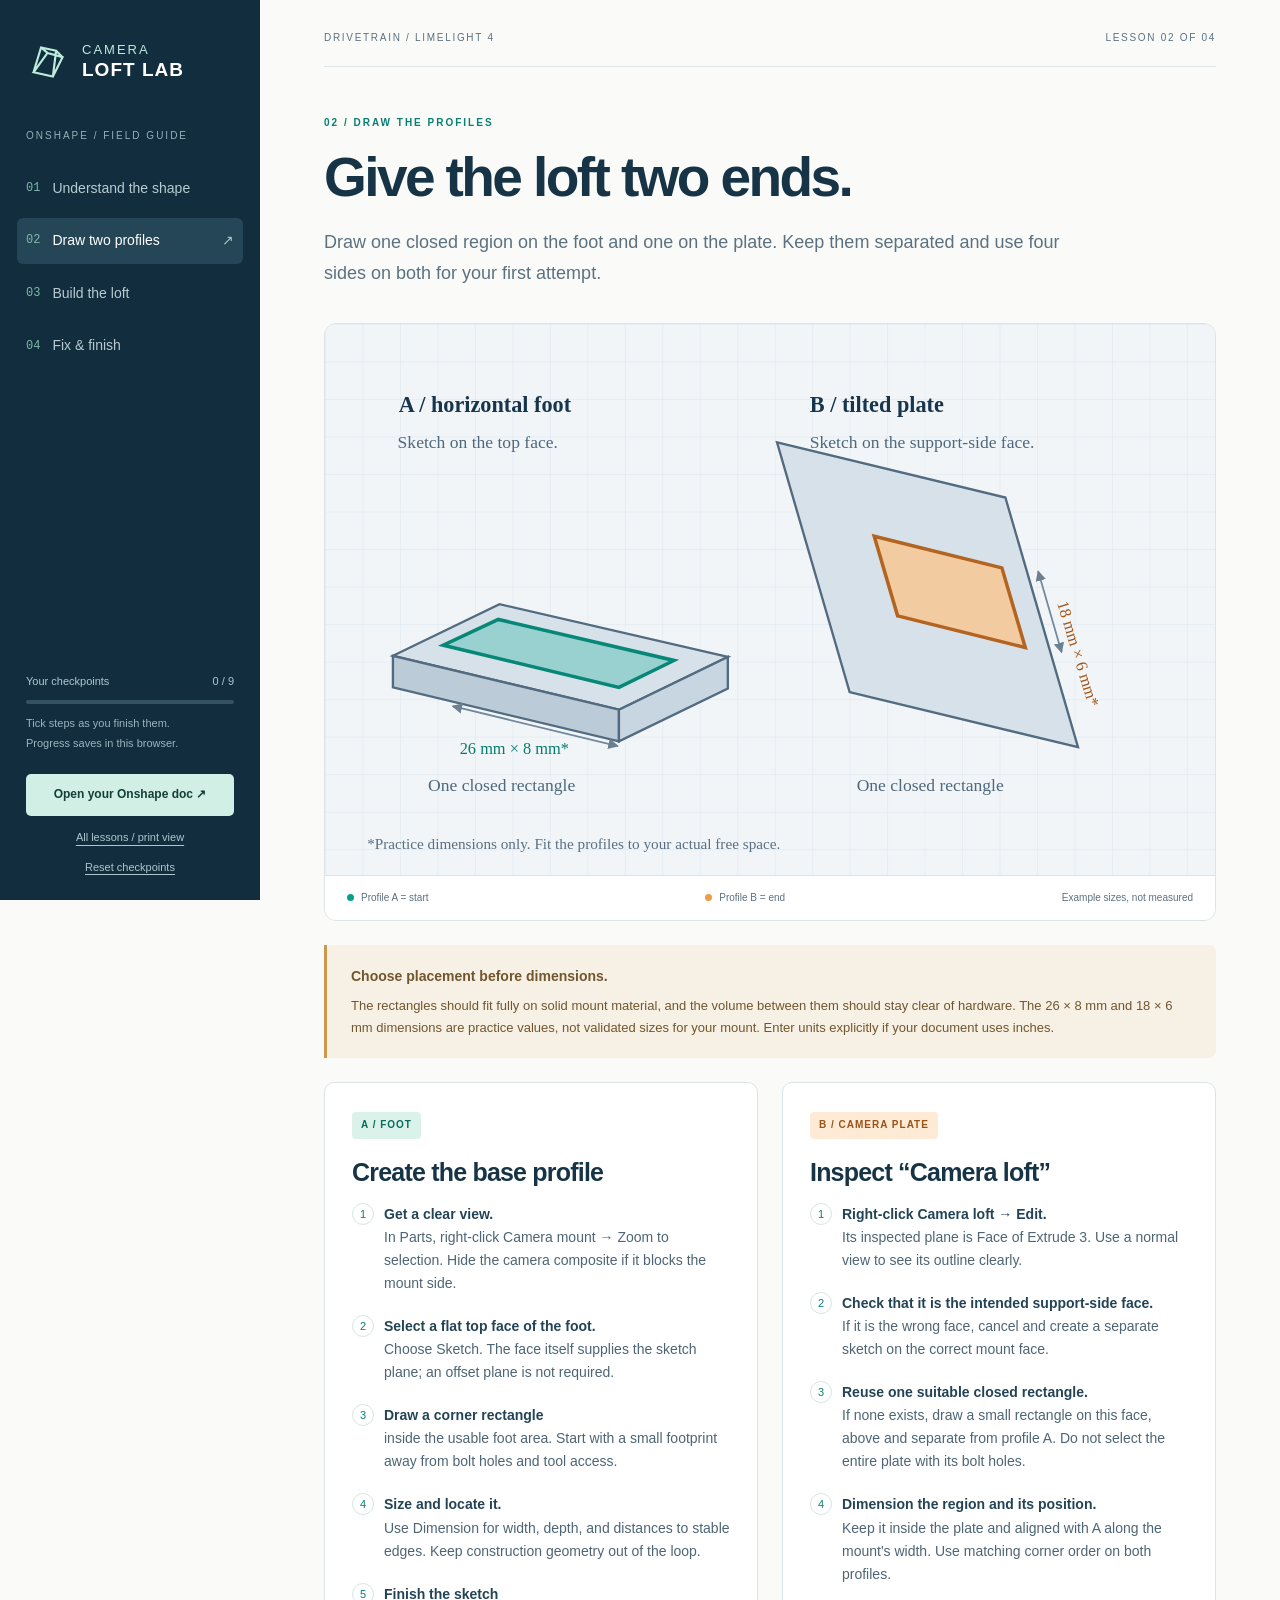
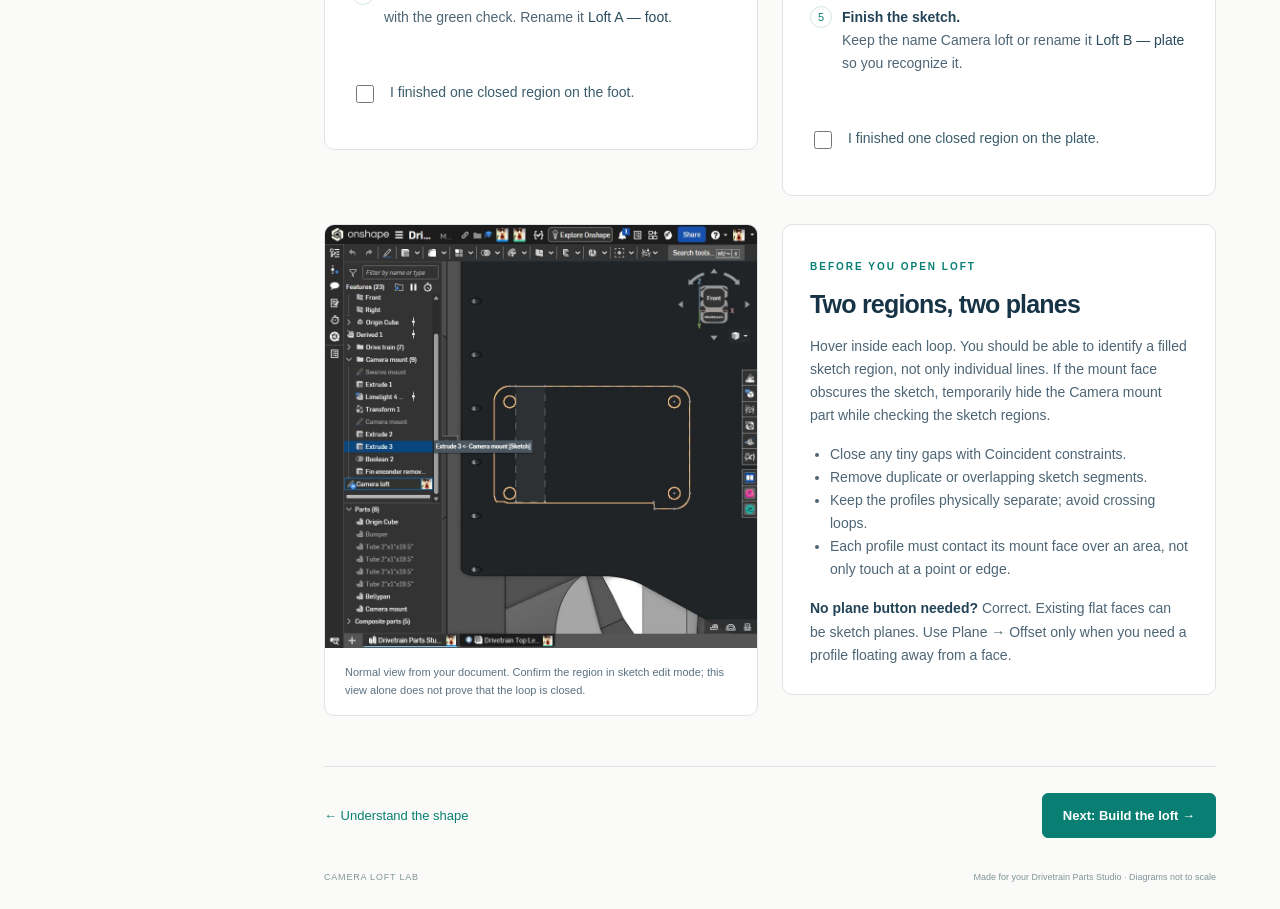
<file: profiles.html>
<!doctype html><html lang="en"><head><meta charset="utf-8"><meta name="viewport" content="width=device-width,initial-scale=1"><meta name="theme-color" content="#112d3e"><title>Draw two profiles · Camera Loft Guide</title><link rel="stylesheet" href="guide.css"><script src="guide.js" defer></script></head><body data-page="1"><a class="skip" href="#main">Skip to lesson</a><aside class="sidebar"><a href="index.html" class="brand"><svg viewBox="0 0 40 40" aria-hidden="true"><path d="m7 30 18 4 9-18-14-4Z M7 30 14 7 28 10 34 16 M14 7 20 12 M25 34 28 10" fill="none" stroke="currentColor" stroke-width="2"/></svg><span>CAMERA<br><strong>LOFT LAB</strong></span></a><div class="sidebar-label">ONSHAPE / FIELD GUIDE</div><nav aria-label="Lessons"><a class="nav-step " href="index.html" ><span class="nav-num">01</span><span>Understand the shape</span><span class="nav-arrow">↗</span></a><a class="nav-step active" href="profiles.html" aria-current=page><span class="nav-num">02</span><span>Draw two profiles</span><span class="nav-arrow">↗</span></a><a class="nav-step " href="loft.html" ><span class="nav-num">03</span><span>Build the loft</span><span class="nav-arrow">↗</span></a><a class="nav-step " href="check.html" ><span class="nav-num">04</span><span>Fix & finish</span><span class="nav-arrow">↗</span></a></nav><div class="sidebar-bottom"><div class="progress-caption"><span>Your checkpoints</span><span data-progress-count>0 / 9</span></div><div class="progress-track"><div data-progress-bar></div></div><p class="small">Tick steps as you finish them.<br>Progress saves in this browser.</p><a href="https://cad.onshape.com/documents/f242f715b70e8d73903d2741/w/2948acf34dc962ea0a6f9247/e/b83b75a2e244b5b4696f3684" target="_blank" rel="noopener" class="doc-link">Open your Onshape doc ↗</a><a href="print.html" class="quiet-link">All lessons / print view</a><button type="button" id="reset-progress" class="text-button">Reset checkpoints</button></div></aside><main id="main"><div class="topline"><span>DRIVETRAIN / LIMELIGHT 4</span><span>LESSON 02 OF 04</span></div><header class="page-heading"><div class="eyebrow">02 / DRAW THE PROFILES</div><h1>Give the loft two ends.</h1><p class="lead">Draw one closed region on the foot and one on the plate. Keep them separated and use four sides on both for your first attempt.</p></header>
<div class="figure"><img src="assets/profiles.svg" alt="A rectangular profile on the foot and a separate rectangular profile on the tilted camera plate"><div class="figure-bar"><span><i class="dot teal"></i>Profile A = start</span><span><i class="dot orange"></i>Profile B = end</span><span>Example sizes, not measured</span></div></div>
<div class="note"><b>Choose placement before dimensions.</b><p>The rectangles should fit fully on solid mount material, and the volume between them should stay clear of hardware. The 26 × 8 mm and 18 × 6 mm dimensions are practice values, not validated sizes for your mount. Enter units explicitly if your document uses inches.</p></div>
<div class="split"><div class="card steps"><span class="profile-tag teal-tag">A / FOOT</span><h2>Create the base profile</h2><ol><li><b>Get a clear view.</b> In Parts, right-click Camera mount → Zoom to selection. Hide the camera composite if it blocks the mount side.</li><li><b>Select a flat top face of the foot.</b> Choose Sketch. The face itself supplies the sketch plane; an offset plane is not required.</li><li><b>Draw a corner rectangle</b> inside the usable foot area. Start with a small footprint away from bolt holes and tool access.</li><li><b>Size and locate it.</b> Use Dimension for width, depth, and distances to stable edges. Keep construction geometry out of the loop.</li><li><b>Finish the sketch</b> with the green check. Rename it <em>Loft A — foot</em>.</li></ol><label class="check"><input type="checkbox" data-check="profile-a"><span>I finished one closed region on the foot.</span></label></div>
<div class="card steps"><span class="profile-tag orange-tag">B / CAMERA PLATE</span><h2>Inspect “Camera loft”</h2><ol><li><b>Right-click Camera loft → Edit.</b> Its inspected plane is Face of Extrude 3. Use a normal view to see its outline clearly.</li><li><b>Check that it is the intended support-side face.</b> If it is the wrong face, cancel and create a separate sketch on the correct mount face.</li><li><b>Reuse one suitable closed rectangle.</b> If none exists, draw a small rectangle on this face, above and separate from profile A. Do not select the entire plate with its bolt holes.</li><li><b>Dimension the region and its position.</b> Keep it inside the plate and aligned with A along the mount's width. Use matching corner order on both profiles.</li><li><b>Finish the sketch.</b> Keep the name Camera loft or rename it <em>Loft B — plate</em> so you recognize it.</li></ol><label class="check"><input type="checkbox" data-check="profile-b"><span>I finished one closed region on the plate.</span></label></div></div>
<div class="split"><figure class="reference"><img src="assets/onshape-profile.jpg" loading="lazy" alt="Normal view of the actual plate with the Camera loft sketch selected"><figcaption>Normal view from your document. Confirm the region in sketch edit mode; this view alone does not prove that the loop is closed.</figcaption></figure><div class="card"><span class="eyebrow">BEFORE YOU OPEN LOFT</span><h2>Two regions, two planes</h2><p>Hover inside each loop. You should be able to identify a filled sketch region, not only individual lines. If the mount face obscures the sketch, temporarily hide the Camera mount part while checking the sketch regions.</p><ul><li>Close any tiny gaps with Coincident constraints.</li><li>Remove duplicate or overlapping sketch segments.</li><li>Keep the profiles physically separate; avoid crossing loops.</li><li>Each profile must contact its mount face over an area, not only touch at a point or edge.</li></ul><p><b>No plane button needed?</b> Correct. Existing flat faces can be sketch planes. Use Plane → Offset only when you need a profile floating away from a face.</p></div></div>
<footer class="page-nav"><a class="back" href="index.html">← Understand the shape</a><a class="button" href="loft.html">Next: Build the loft →</a></footer><div class="page-foot">CAMERA LOFT LAB <span>Made for your Drivetrain Parts Studio · Diagrams not to scale</span></div></main></body></html>
</file>
<file: guide.css>
:root{--ink:#173447;--muted:#5b7180;--teal:#087f72;--teal-light:#e5f3ef;--orange:#b86624;--paper:#fafbf9;--line:#dce4e6;--sidebar:#112d3e}*{box-sizing:border-box}html{scroll-behavior:smooth}body{margin:0;background:var(--paper);color:var(--ink);font-family:Inter,"Segoe UI",Arial,sans-serif;font-size:16px;line-height:1.65}a{color:var(--teal);text-underline-offset:4px}button,input{font:inherit}button,a,input{touch-action:manipulation}a:focus-visible,button:focus-visible,input:focus-visible,[tabindex]:focus-visible{outline:3px solid #eea74e;outline-offset:4px}button{cursor:pointer}.skip{position:fixed;top:-70px;left:20px;padding:12px;background:white;z-index:9}.skip:focus{top:10px}.sidebar{position:fixed;inset:0 auto 0 0;width:260px;background:var(--sidebar);color:#ecf3f3;padding:40px 26px 24px;display:flex;flex-direction:column;z-index:2}.brand{display:flex;gap:13px;align-items:center;color:#bdebdc;text-decoration:none;line-height:1.25;font-size:13px;letter-spacing:2px}.brand strong{color:white;font-size:19px;letter-spacing:1px}.brand svg{width:43px;height:43px}.sidebar-label{font-size:10px;letter-spacing:2px;color:#97afb9;margin:45px 0 14px}.nav-step{display:flex;align-items:center;gap:12px;margin:7px -9px;padding:13px 9px;border-radius:6px;text-decoration:none;color:#b8cbd2;font-size:14px;line-height:1.4}.nav-step.active{background:#244657;color:white}.nav-num{font-family:Consolas,monospace;font-size:12px;color:#81b8aa}.nav-arrow{margin-left:auto;color:#a0c8bc;opacity:0}.nav-step.active .nav-arrow,.nav-step:hover .nav-arrow{opacity:1}.sidebar-bottom{margin-top:auto;padding-top:30px}.progress-caption{display:flex;justify-content:space-between;font-size:11px;color:#b1c7cf}.progress-track{height:4px;background:#355262;margin:10px 0;border-radius:5px;overflow:hidden}.progress-track div{height:100%;background:#78d4b8;width:0;transition:width .2s}.sidebar .small{font-size:11px;color:#9db4bf;line-height:1.8}.doc-link{display:block;font-size:12px;background:#d1efe5;color:#153e39;padding:11px;border-radius:5px;text-decoration:none;margin-top:20px;text-align:center;font-weight:600}.quiet-link,.text-button{display:block;font-size:11px;color:#aec6cf;text-align:center;margin:12px auto 0}.text-button{border:0;background:none;padding:0;text-decoration:underline;text-underline-offset:3px}main{margin-left:260px;padding:30px clamp(26px,5vw,90px) 24px;max-width:1700px}.topline{display:flex;justify-content:space-between;gap:20px;border-bottom:1px solid var(--line);padding-bottom:19px;font-size:10px;letter-spacing:1.7px;color:var(--muted)}.page-heading{margin:48px 0 35px;max-width:850px}.eyebrow{font-size:10px;letter-spacing:2px;font-weight:700;color:var(--teal)}h1{font-size:clamp(38px,4.3vw,65px);letter-spacing:-2.6px;font-weight:650;line-height:1.09;margin:16px 0 20px;max-width:900px}h2{font-size:27px;letter-spacing:-.8px;line-height:1.2;font-weight:650;margin:10px 0 16px}h3{font-size:19px;letter-spacing:-.3px;line-height:1.35;margin:12px 0}p{margin:0 0 16px}p:last-child{margin-bottom:0}.lead{font-size:18px;line-height:1.7;color:var(--muted);max-width:760px}.hero-grid{display:grid;grid-template-columns:minmax(0,1fr) 250px;gap:24px}.figure{border:1px solid var(--line);border-radius:12px;overflow:hidden;background:#f1f5f8;min-width:0}.figure img,.figure svg{display:block;width:100%;height:auto}.figure-bar{display:flex;align-items:center;justify-content:space-between;flex-wrap:wrap;gap:12px;background:white;padding:14px 22px;font-size:10px;color:var(--muted);border-top:1px solid var(--line)}.figure-bar span{display:inline-flex;align-items:center;gap:7px}.dot{width:7px;height:7px;border-radius:50%;display:inline-block}.teal{background:#08a18d}.orange{background:#ef9c45}.recipe{background:var(--teal-light);border:1px solid #cce5dc;border-radius:12px;padding:24px;display:flex;flex-direction:column}.recipe-line{display:flex;align-items:center;gap:20px;padding:22px 0;border-bottom:1px solid #c9ded7;font-size:15px;line-height:1.4}.recipe-line b{font-size:46px;letter-spacing:-2px;color:#176553;font-weight:500}.recipe-line small{color:#68877b;font-size:12px}.recipe p{font-size:13px;color:#416a5d;line-height:1.8;margin:20px 0}.button{display:inline-flex;align-items:center;justify-content:center;gap:16px;background:var(--teal);color:white;border:1px solid var(--teal);border-radius:6px;padding:12px 20px;text-decoration:none;font-size:13px;font-weight:600;line-height:1.5}.button:hover{background:#06695f}.recipe .button{margin-top:auto;font-size:12px;padding:11px 8px}.secondary{background:transparent;color:var(--teal)}.secondary:hover{background:var(--teal-light)}.section-heading{margin:52px 0 24px;max-width:790px}.section-heading p{color:var(--muted);font-size:15px}.split,.two{display:grid;grid-template-columns:1fr 1fr;gap:24px}.split{align-items:start}.three{display:grid;grid-template-columns:repeat(3,1fr);gap:20px}.stack{display:grid;gap:20px}.card{padding:27px;background:white;border:1px solid var(--line);border-radius:10px;min-width:0}.card p,.card li{font-size:14px;color:#4d6575}.card b{color:#234456}.card h2{font-size:25px}.card ul{padding-left:20px}.clean-list{padding:0!important;list-style:none}.clean-list li{padding:8px 0;border-bottom:1px solid #edf0ee}.clean-list li:last-child{border:0}.mini-number{display:inline-block;color:var(--teal);font-size:12px;font-family:Consolas,monospace;border:1px solid #d4e7e0;border-radius:50%;height:29px;width:29px;text-align:center;line-height:27px}.reference{padding:0;margin:0;background:white;border:1px solid var(--line);border-radius:10px;overflow:hidden}.reference img{display:block;width:100%;height:auto}.reference figcaption{font-size:11px;color:var(--muted);padding:15px 20px;line-height:1.7}.note{background:#f7f0e4;border-left:3px solid #cc974f;padding:20px 24px;margin:24px 0;border-radius:0 7px 7px 0;font-size:14px;color:#71562e}.note p{margin-top:7px;font-size:13px}.stack .note{margin:0}.icon-line{font-size:32px;color:var(--teal);height:55px}.accented{border-color:#90c8b8;background:#f0f8f4}.check{display:flex;align-items:flex-start;gap:13px;padding:16px 0;line-height:1.65;font-size:14px;color:#3c5d6c;cursor:pointer}.check input{width:18px;height:18px;flex-shrink:0;margin-top:4px;accent-color:var(--teal)}.check input:checked+span{color:#087160}.check+.check{border-top:1px solid #e6eceb}.three+.check{margin-top:18px}.profile-tag{font-size:10px;font-weight:700;letter-spacing:1px;padding:5px 9px;border-radius:4px;display:inline-block;margin-bottom:8px}.teal-tag{background:#daf2e9;color:#076c5d}.orange-tag{background:#ffead5;color:#985318}.steps ol{padding:0;list-style:none;counter-reset:step}.steps ol li{counter-increment:step;position:relative;padding:0 0 20px 32px}.steps ol li:before{content:counter(step);position:absolute;left:0;top:0;color:var(--teal);font-size:11px;border:1px solid #d5e6df;border-radius:50%;width:20px;line-height:20px;text-align:center}.steps ol li b{display:block}.steps em{font-style:normal;color:#294b5d}.split+.split{margin-top:28px}.loft-lab{display:grid;grid-template-columns:minmax(0,1fr) 290px;gap:22px;align-items:start}.loft-lab .figure svg{min-height:400px}.mock-dialog{background:white;border:1px solid var(--line);border-radius:10px;padding:25px;box-shadow:0 10px 30px #1a394908}.mock-dialog h2{margin:7px 0 20px}.pills{display:flex;border-bottom:1px solid var(--line);padding-bottom:9px;gap:15px;margin:0 0 13px;font-size:11px;color:#7c8a95}.pills .selected{color:var(--teal);font-weight:700}.field-label{font-size:12px;font-weight:600;margin-top:20px}.profile-list{border:1px solid #8ab8b4;border-radius:5px;margin:8px 0 15px;font-size:11px;min-height:88px;padding:8px;display:flex;flex-direction:column;gap:7px}.profile-list span{background:#f0f4f6;border-radius:4px;padding:5px 8px;color:#7a8a95}.profile-list .picked{background:#e0f4eb;color:#0a715d}.selection-buttons{display:flex;gap:6px;flex-wrap:wrap}.selection-buttons button,.toggle-group button{background:#eef4f3;border:1px solid #ccdfda;border-radius:4px;font-size:11px;padding:6px 9px;color:#275c51}.selection-buttons button:hover{background:#d5ebe3}.mock-dialog #selection-feedback{font-size:12px;color:#49756c;margin:14px 0;min-height:40px}.dialog-divider{border-top:1px solid var(--line);margin:17px 0}dl{display:grid;grid-template-columns:1fr auto;font-size:11px;row-gap:11px}dt{color:var(--muted)}dd{margin:0;font-weight:600}.small{font-size:12px;color:var(--muted)}.mock-dialog .small{font-size:11px;line-height:1.7;margin-top:20px}.loft-lab .preview-fill{opacity:0;transition:opacity .3s}.loft-lab.complete .preview-fill{opacity:1}.a-click,.b-click{cursor:pointer}.a-click:hover circle,.b-click:hover circle{stroke:white;stroke-width:4px}.fixes{display:grid;gap:12px}details{border:1px solid var(--line);border-radius:8px;background:white}summary{padding:19px 24px;cursor:pointer;font-size:15px;font-weight:600}details[open] summary{border-bottom:1px solid #e9eeec}details>div{padding:20px 24px;color:var(--muted);font-size:14px}.toggle-group{display:flex;gap:7px}.toggle-group button[aria-pressed=true]{color:white;background:var(--teal);border-color:var(--teal)}[hidden]{display:none!important}.finish{display:flex;align-items:center;justify-content:space-between;gap:30px;background:var(--teal-light);border:1px solid #c9e4da;border-radius:10px;padding:30px;margin-top:35px}.finish h2{font-size:24px}.finish p{font-size:12px;color:#55766c;max-width:600px}.finish .button{flex-shrink:0}.sources{font-size:11px;color:var(--muted);margin-top:35px}.sources b{font-size:12px}.page-nav{display:flex;justify-content:space-between;gap:22px;align-items:center;margin-top:50px;padding-top:26px;border-top:1px solid var(--line)}.back{font-size:13px;text-decoration:none}.page-foot{display:flex;justify-content:space-between;gap:20px;font-size:9px;color:#829498;letter-spacing:.8px;padding-top:32px}.page-foot span{text-align:right;letter-spacing:0}.print-controls{display:flex;justify-content:space-between;align-items:center}.print-view main{margin:0 auto;max-width:1300px}.print-lesson{border-bottom:1px solid var(--line);padding-bottom:60px}.print-lesson .preview-fill{opacity:1}.print-view #selection-feedback{display:none}
@media(min-width:1500px){body{font-size:17px}.hero-grid{grid-template-columns:minmax(0,1fr) 280px}.recipe{padding:30px}}
@media(max-width:1150px){.sidebar{width:220px;padding:30px 20px}.brand strong{font-size:16px}main{margin-left:220px;padding:26px 30px}.hero-grid{grid-template-columns:1fr}.recipe{display:grid;grid-template-columns:1fr 1fr;gap:0 25px}.recipe .eyebrow{grid-column:1/-1}.recipe p{margin:18px 0}.recipe .button{align-self:center}.loft-lab{grid-template-columns:1fr 260px}.loft-lab .figure svg{min-height:280px}.finish{display:block}.finish .button{margin-top:20px}}
@media(max-width:850px){.sidebar{position:relative;width:auto;padding:22px 24px}.brand svg{width:34px;height:34px}.brand{font-size:10px}.brand strong{font-size:15px}.sidebar-label,.sidebar-bottom{display:none}.sidebar nav{display:grid;grid-template-columns:1fr 1fr;gap:4px 12px;margin-top:20px}.nav-step{margin:0;font-size:12px;padding:10px}.nav-num{font-size:10px}main{margin-left:0;padding:24px}.page-heading{margin-top:30px}h1{font-size:44px;letter-spacing:-1.8px}.lead{font-size:16px}.split,.two{grid-template-columns:1fr}.three{gap:12px}.card{padding:23px}.loft-lab{grid-template-columns:1fr 270px}.section-heading{margin-top:38px}.page-foot span{max-width:220px}}
@media(max-width:600px){h1{font-size:38px}h2{font-size:25px}.topline{font-size:8px;letter-spacing:1px}.three,.loft-lab{grid-template-columns:1fr}.loft-lab .figure svg{min-height:0}.figure-bar{font-size:9px;padding:12px}.recipe{padding:22px}.recipe-line{gap:15px}.recipe-line b{font-size:38px}.recipe p{grid-column:1/-1}.recipe .button{grid-column:1/-1}.page-nav{align-items:stretch;flex-direction:column}.page-nav .button{width:100%}.page-foot{display:block}.page-foot span{display:block;text-align:left;max-width:none;margin-top:7px}.toggle-group{flex-wrap:wrap}.print-controls{gap:20px}.finish{padding:24px}.reference figcaption{font-size:10px}}
@media(prefers-reduced-motion:reduce){html{scroll-behavior:auto}*{transition:none!important}}
@media print{body{background:white;color:#123;font-size:10pt}.sidebar,.topline,.page-nav,.page-foot,.skip,.print-controls,.selection-buttons,.toggle-group,#reset-progress{display:none!important}main{margin:0;padding:0;max-width:none}h1{font-size:28pt}.page-heading{margin:20px 0}.lead{font-size:12pt}.print-lesson{break-before:page}.print-lesson:first-of-type{break-before:auto}.card,.figure,.note,details,.check,.reference{break-inside:avoid}.hero-grid{grid-template-columns:1fr 220px}.split,.two{grid-template-columns:1fr 1fr}.loft-lab{grid-template-columns:1fr 240px}.card p,.card li{font-size:10pt}.figure img{max-height:450px;object-fit:contain}.figure svg{max-height:340px}.reference img{max-height:440px;object-fit:contain}details{display:block}details>div{display:block!important}details:not([open])>*:not(summary){display:block!important}.section-heading{margin-top:28px}.finish .button{display:none}.preview-fill{opacity:1!important}*{-webkit-print-color-adjust:exact;print-color-adjust:exact}}
</file>
